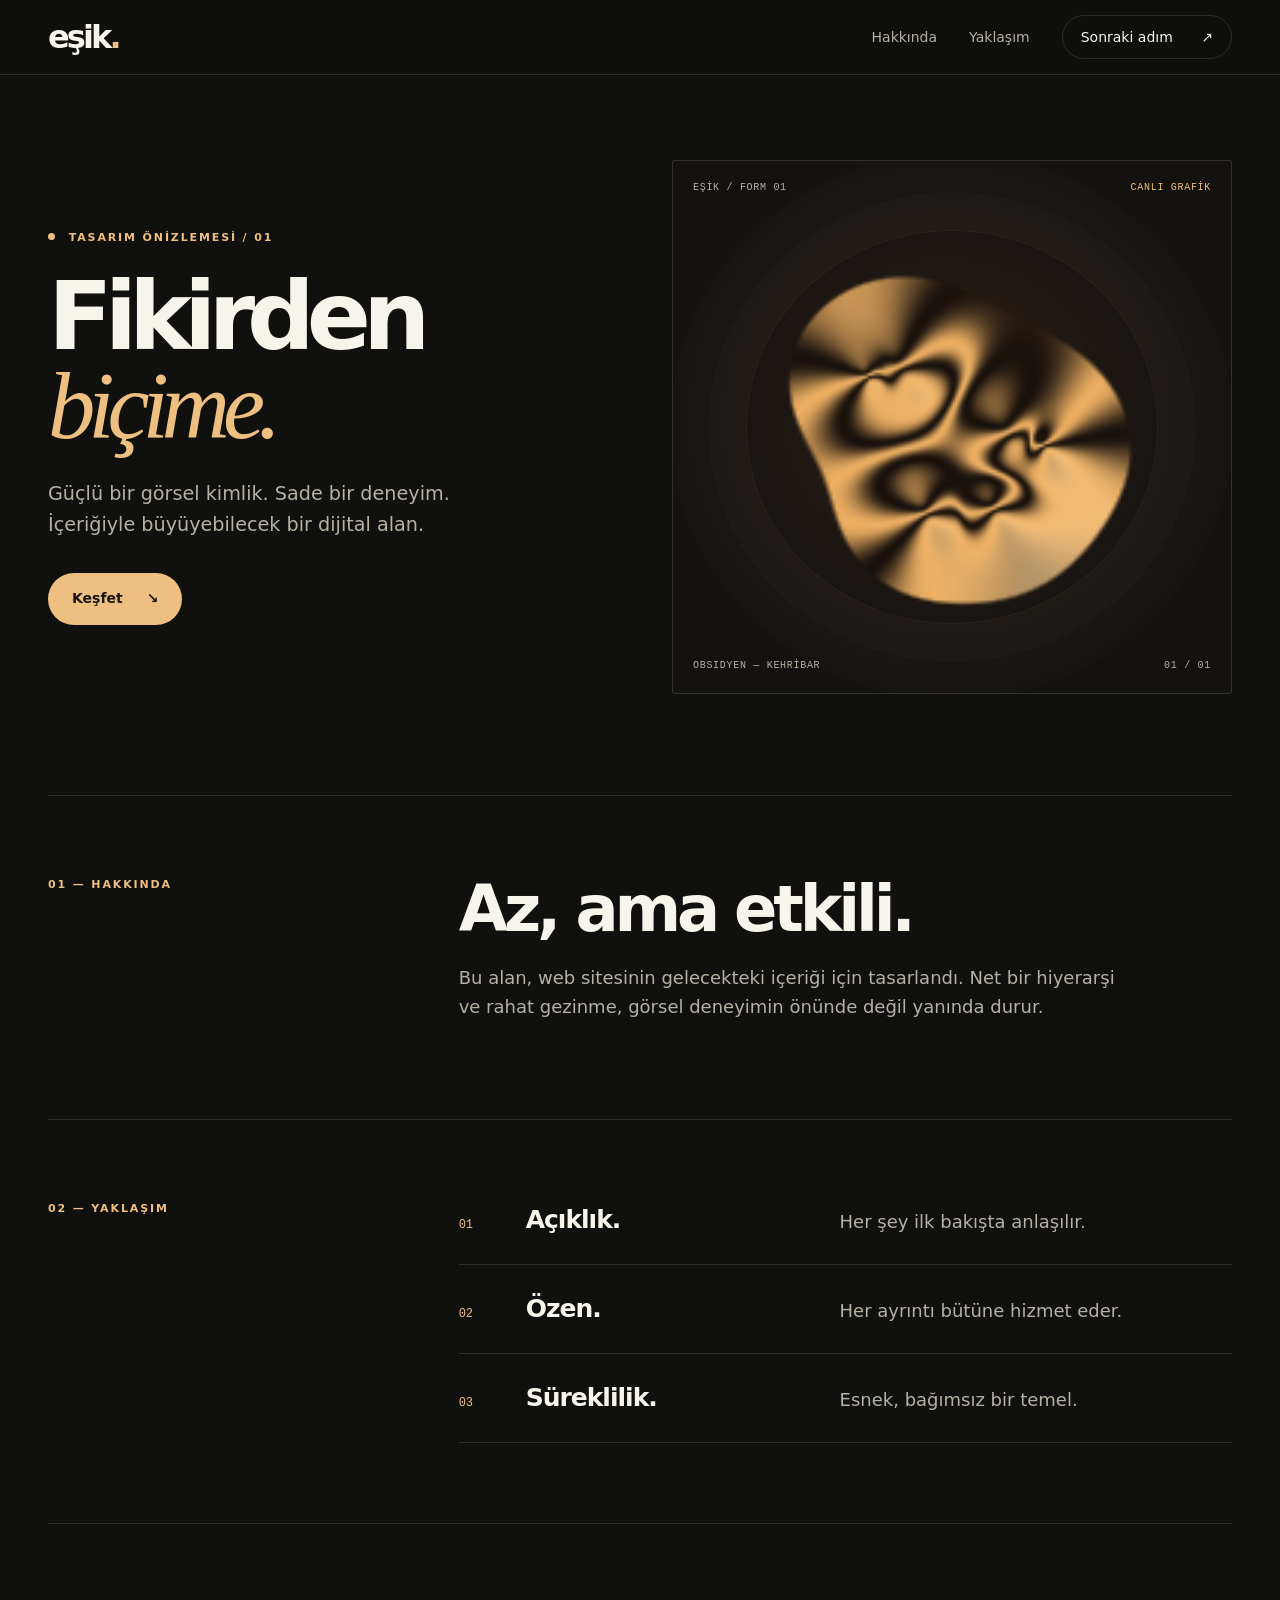
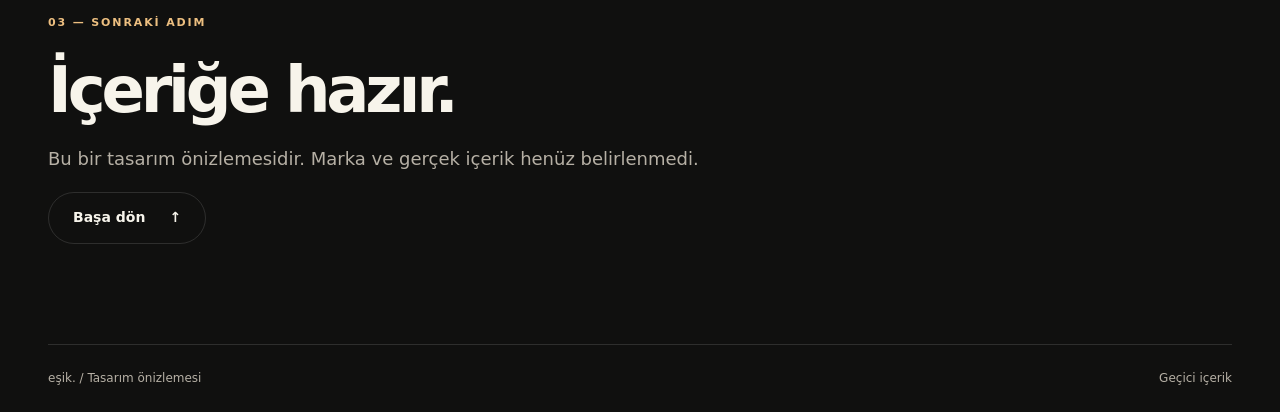
<file: index.html>
<!doctype html>
<html lang="tr"><head><meta charset="utf-8"><meta name="viewport" content="width=device-width, initial-scale=1"><meta name="color-scheme" content="dark"><meta name="robots" content="noindex"><title>EŞİK — Tasarım önizlemesi</title><link rel="stylesheet" href="style.css"><script src="app.js" defer></script></head>
<body><a class="skip" href="#main">İçeriğe geç</a><header><div class="nav"><a class="logo" href="#ust" aria-label="Eşik ana sayfa">eşik<span>.</span></a><button id="menu" aria-expanded="false" aria-controls="links" type="button">Menü <span aria-hidden="true">+</span></button><nav id="links" aria-label="Ana menü"><a href="#hakkinda">Hakkında</a><a href="#yaklasim">Yaklaşım</a><a href="#son" class="nav-cta">Sonraki adım <span aria-hidden="true">↗</span></a></nav></div></header>
<main id="main"><section class="hero wrap" id="ust"><div class="intro"><p class="eyebrow"><span></span> TASARIM ÖNİZLEMESİ / 01</p><h1>Fikirden<br> <em>biçime.</em></h1><p class="lead">Güçlü bir görsel kimlik. Sade bir deneyim. İçeriğiyle büyüyebilecek bir dijital alan.</p><a href="#hakkinda" class="primary">Keşfet <span aria-hidden="true">↘</span></a></div><div class="art"><div class="art-label">EŞİK / FORM 01 <span>CANLI GRAFİK</span></div><canvas id="sculpture" aria-hidden="true" width="160" height="160"></canvas><div class="art-foot"><span>OBSIDYEN — KEHRİBAR</span><span>01 / 01</span></div></div></section>
<section id="hakkinda" class="section wrap"><p class="eyebrow">01 — HAKKINDA</p><div><h2>Az, ama etkili.</h2><p>Bu alan, web sitesinin gelecekteki içeriği için tasarlandı. Net bir hiyerarşi ve rahat gezinme, görsel deneyimin önünde değil yanında durur.</p></div></section>
<section id="yaklasim" class="section wrap"><p class="eyebrow">02 — YAKLAŞIM</p><div class="principles"><article><span>01</span><h3>Açıklık.</h3><p>Her şey ilk bakışta anlaşılır.</p></article><article><span>02</span><h3>Özen.</h3><p>Her ayrıntı bütüne hizmet eder.</p></article><article><span>03</span><h3>Süreklilik.</h3><p>Esnek, bağımsız bir temel.</p></article></div></section>
<section id="son" class="closing wrap"><p class="eyebrow">03 — SONRAKİ ADIM</p><h2>İçeriğe hazır.</h2><p>Bu bir tasarım önizlemesidir. Marka ve gerçek içerik henüz belirlenmedi.</p><a href="#ust" class="primary secondary">Başa dön <span aria-hidden="true">↑</span></a></section></main><footer class="wrap"><span>eşik. / Tasarım önizlemesi</span><span>Geçici içerik</span></footer></body></html>
</file>
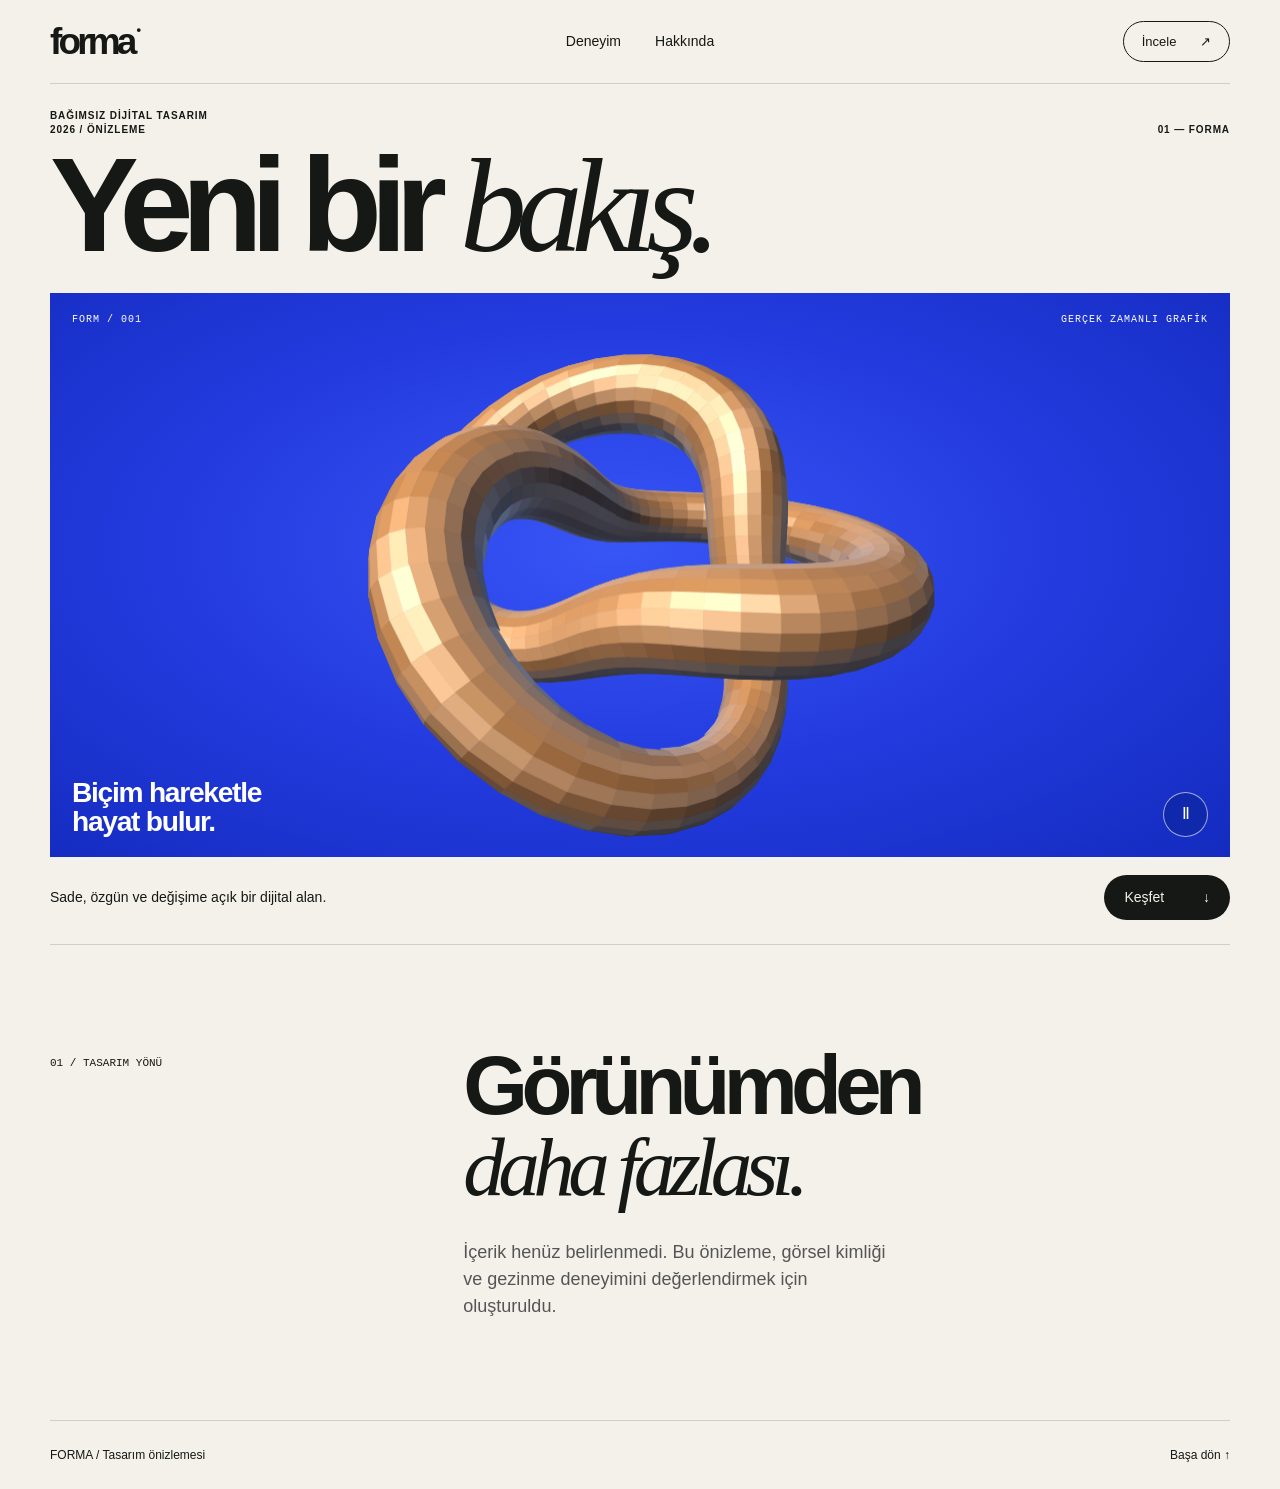
<file: forma/index.html>
<!doctype html><html lang="tr"><head><meta charset="utf-8"><meta name="viewport" content="width=device-width,initial-scale=1"><meta name="robots" content="noindex"><meta name="theme-color" content="#f3f1e9"><title>FORMA — Yeni tasarım</title><link rel="stylesheet" href="forma.css"><script src="forma.js" defer></script></head><body>
<a class="skip" href="#main">İçeriğe geç</a><header class="wrap"><a class="brand" href="#baslangic" aria-label="Forma ana sayfa">forma<span>•</span></a><nav id="navigation" aria-label="Ana menü"><a href="#deneyim">Deneyim</a><a href="#hakkinda">Hakkında</a></nav><a class="head-action" href="#hakkinda">İncele <span aria-hidden="true">↗</span></a></header>
<main id="main"><section id="baslangic" class="wrap hero"><div class="mast"><p>BAĞIMSIZ DİJİTAL TASARIM<br>2026 / ÖNİZLEME</p><h1>Yeni bir <em>bakış.</em></h1><p class="edition">01 — FORMA</p></div>
<div class="stage" id="deneyim"><canvas id="form" aria-hidden="true"></canvas><div class="stage-meta"><span>FORM / 001</span><span>GERÇEK ZAMANLI GRAFİK</span></div><div class="stage-bottom"><p>Biçim hareketle<br>hayat bulur.</p><button id="motion" type="button" aria-pressed="false" aria-label="Animasyonu durdur">Ⅱ</button></div></div>
<div class="below"><p>Sade, özgün ve değişime açık bir dijital alan.</p><a href="#hakkinda" class="explore">Keşfet <span aria-hidden="true">↓</span></a></div></section>
<section id="hakkinda" class="wrap editorial"><p class="small">01 / TASARIM YÖNÜ</p><h2>Görünümden<br><em>daha fazlası.</em></h2><p>İçerik henüz belirlenmedi. Bu önizleme, görsel kimliği ve gezinme deneyimini değerlendirmek için oluşturuldu.</p></section></main><footer class="wrap"><span>FORMA / Tasarım önizlemesi</span><a href="#baslangic">Başa dön ↑</a></footer></body></html>
</file>
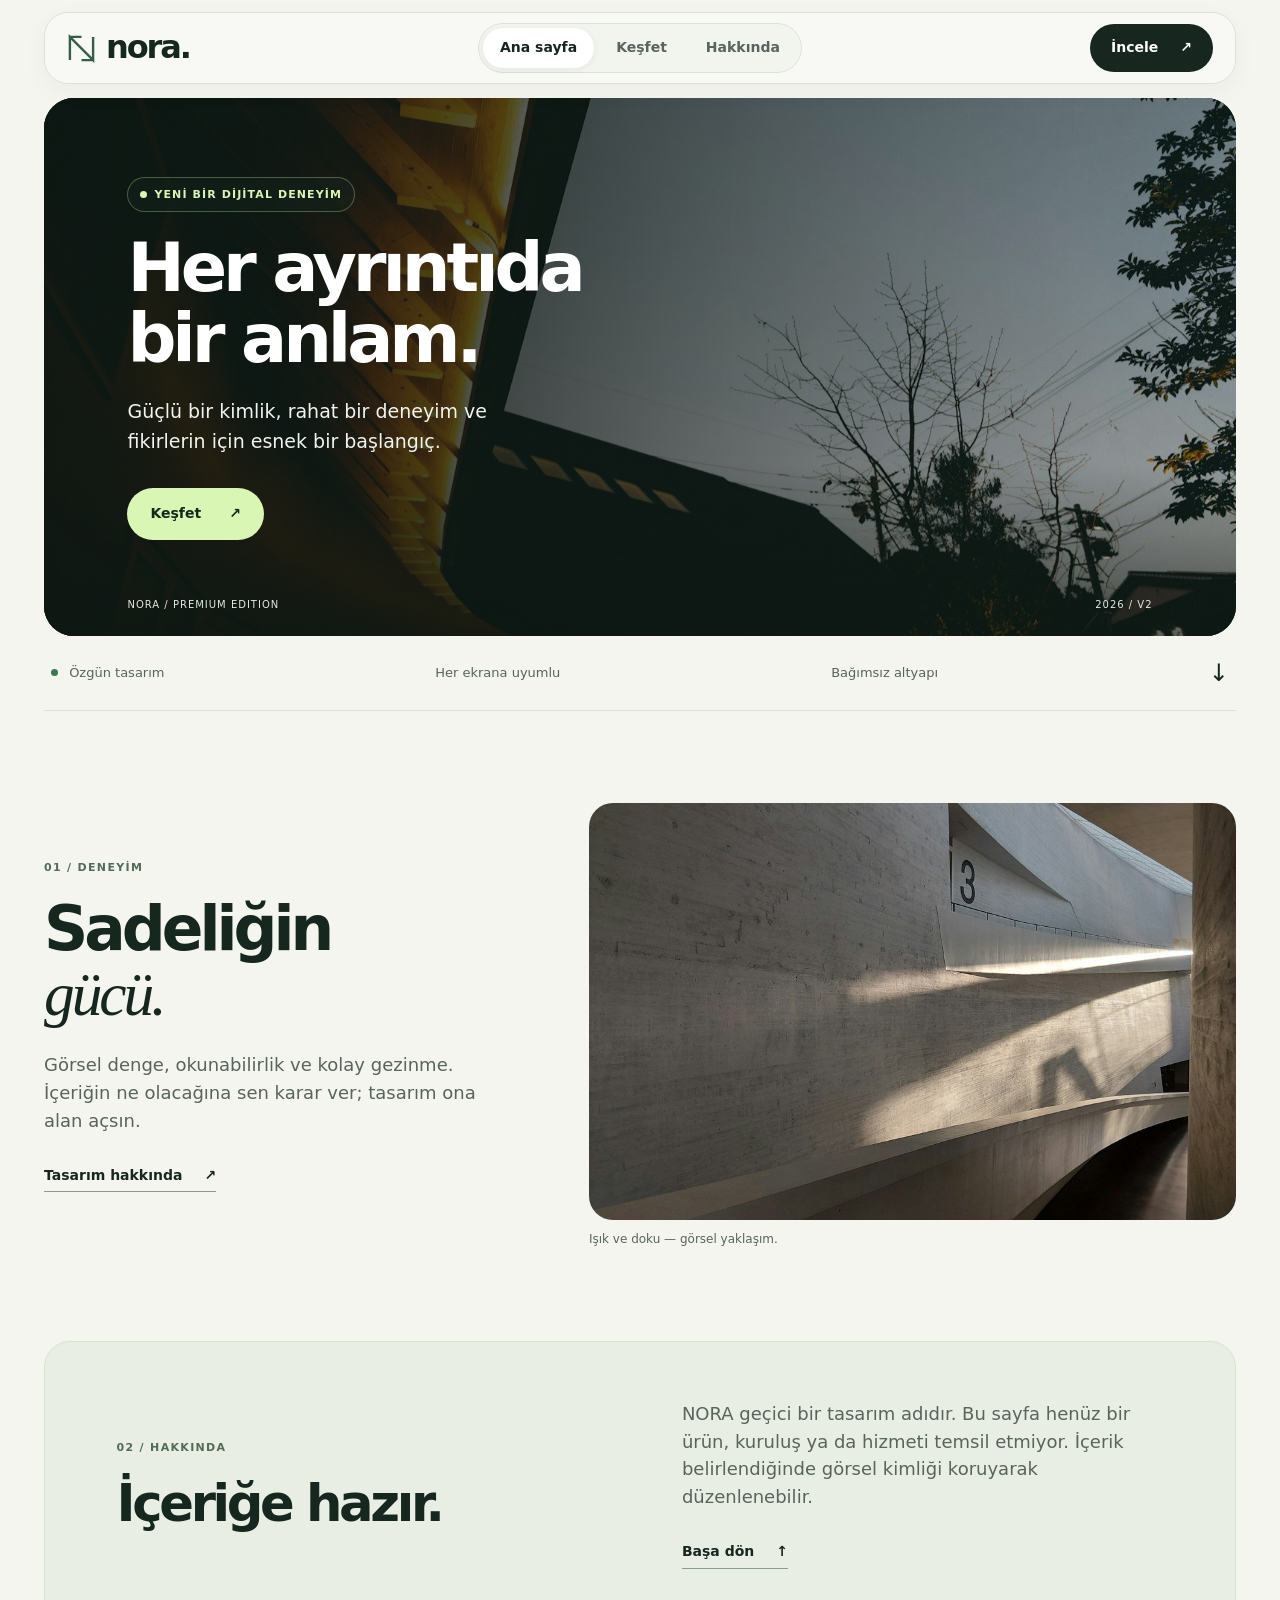
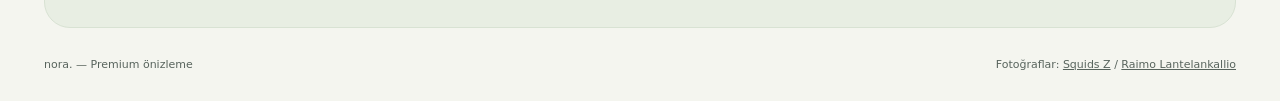
<file: nora-v2/index.html>
<!doctype html>
<html lang="tr"><head><meta charset="utf-8"><meta name="viewport" content="width=device-width,initial-scale=1"><meta name="robots" content="noindex"><meta name="theme-color" content="#f7f6f0"><title>NORA — Premium Edition</title><link rel="icon" href="data:image/svg+xml,%3Csvg xmlns=%27http://www.w3.org/2000/svg%27 viewBox=%270 0 32 32%27%3E%3Crect width=%2732%27 height=%2732%27 rx=%277%27 fill=%27%23182720%27/%3E%3Cpath d=%27M8 24V8l16 16V8%27 fill=%27none%27 stroke=%27%23d8f3a2%27 stroke-width=%272.5%27/%3E%3C/svg%3E"><link rel="stylesheet" href="nora.css"><script src="nora.js" defer></script></head>
<body><a class="skip" href="#main">İçeriğe geç</a><header class="header"><div class="nav wrap"><a class="brand" href="#main" aria-label="Nora ana sayfa"><svg width="29" height="29" viewBox="0 0 30 30" aria-hidden="true"><path d="M3 27V3l24 24V3M3 3h12M15 27h12" stroke="currentColor" stroke-width="2.5" fill="none"/></svg> nora.</a><button id="menu" type="button" aria-controls="navigation" aria-expanded="false">Menü <span aria-hidden="true">+</span></button><nav id="navigation" aria-label="Ana menü"><a href="#main" aria-current="location">Ana sayfa</a><a href="#kesfet">Keşfet</a><a href="#hakkinda">Hakkında</a></nav><a class="header-action" href="#kesfet">İncele <span aria-hidden="true">↗</span></a></div></header>
<main id="main" class="wrap"><section class="hero" aria-labelledby="headline"><img src="../nora/hero.jpg" alt="" width="1600" height="1067" fetchpriority="high"><div class="shade"></div><div class="hero-copy"><p class="tag"><span></span> YENİ BİR DİJİTAL DENEYİM</p><h1 id="headline">Her ayrıntıda<br>bir anlam.</h1><p>Güçlü bir kimlik, rahat bir deneyim ve fikirlerin için esnek bir başlangıç.</p><a class="cta" href="#kesfet">Keşfet <span aria-hidden="true">↗</span></a></div><div class="hero-bottom"><span>NORA / PREMIUM EDITION</span><span>2026 / V2</span></div></section>
<div class="strip"><span><i></i> Özgün tasarım</span><span>Her ekrana uyumlu</span><span>Bağımsız altyapı</span><a href="#kesfet" aria-label="Bir sonraki bölüme git">↓</a></div>
<section id="kesfet" class="editorial"><div class="copy"><p class="overline">01 / DENEYİM</p><h2>Sadeliğin<br><em>gücü.</em></h2><p>Görsel denge, okunabilirlik ve kolay gezinme. İçeriğin ne olacağına sen karar ver; tasarım ona alan açsın.</p><a class="textlink" href="#hakkinda">Tasarım hakkında <span aria-hidden="true">↗</span></a></div><figure><img src="../nora/detail.jpg" alt="Gün ışığı alan modern beton mimari" width="1000" height="750" loading="lazy"><figcaption>Işık ve doku — görsel yaklaşım.</figcaption></figure></section>
<section id="hakkinda" class="about"><div><p class="overline">02 / HAKKINDA</p><h2>İçeriğe hazır.</h2></div><div><p>NORA geçici bir tasarım adıdır. Bu sayfa henüz bir ürün, kuruluş ya da hizmeti temsil etmiyor. İçerik belirlendiğinde görsel kimliği koruyarak düzenlenebilir.</p><a href="#main" class="textlink">Başa dön <span aria-hidden="true">↑</span></a></div></section>
</main><footer class="wrap"><span>nora. — Premium önizleme</span><span>Fotoğraflar: <a href="https://unsplash.com/photos/FmemkJ1k0JE">Squids Z</a> / <a href="https://unsplash.com/photos/W6ZYYtHCzis">Raimo Lantelankallio</a></span></footer></body></html>
</file>
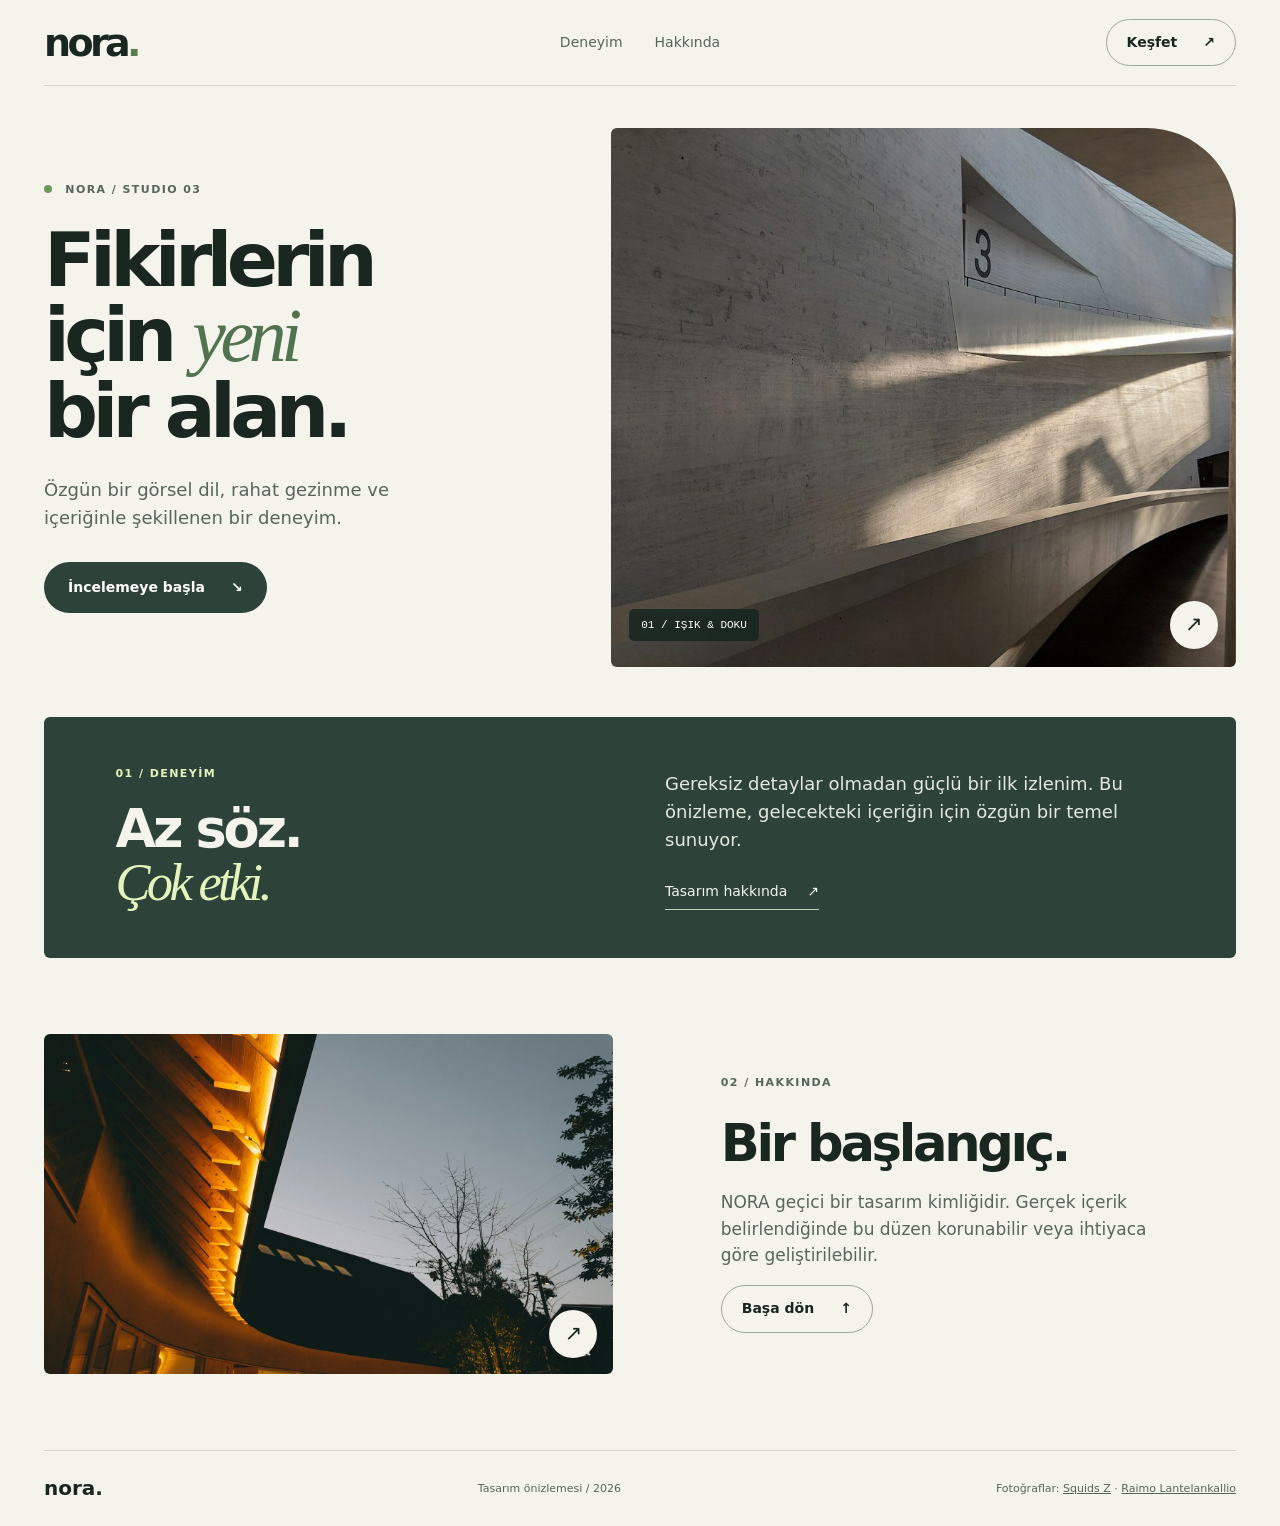
<file: nora-v3/index.html>
<!doctype html><html lang="tr"><head><meta charset="utf-8"><meta name="viewport" content="width=device-width,initial-scale=1"><meta name="robots" content="noindex"><meta name="theme-color" content="#f4f3ec"><title>NORA — Studio V3</title><link rel="icon" href="data:image/svg+xml,%3Csvg xmlns='http://www.w3.org/2000/svg' viewBox='0 0 32 32'%3E%3Crect width='32' height='32' rx='6' fill='%232d4238'/%3E%3Cpath d='M8 24V8l16 16V8' fill='none' stroke='%23e4f4bd' stroke-width='2.5'/%3E%3C/svg%3E"><link rel="stylesheet" href="studio.css"><script src="studio.js" defer></script></head><body>
<a class="skip" href="#main">İçeriğe geç</a><header class="shell"><a href="#main" class="brand" aria-label="Nora ana sayfa">nora<span>.</span></a><nav aria-label="Ana menü"><a href="#deneyim">Deneyim</a><a href="#hakkinda">Hakkında</a></nav><a class="outline" href="#deneyim">Keşfet <span aria-hidden="true">↗</span></a></header>
<main id="main" class="shell"><section class="hero"><div class="intro"><p class="eyebrow"><span class="dot"></span> NORA / STUDIO 03</p><h1>Fikirlerin<br> için <em>yeni</em><br> bir alan.</h1><p class="lead">Özgün bir görsel dil, rahat gezinme ve içeriğinle şekillenen bir deneyim.</p><a href="#deneyim" class="primary">İncelemeye başla <span aria-hidden="true">↘</span></a></div><figure class="hero-photo"><img src="../nora/detail.jpg" alt="Işık ve gölgenin oluşturduğu beton mimari kompozisyon" width="1000" height="750" fetchpriority="high"><figcaption><span>01 / IŞIK & DOKU</span><button type="button" data-photo="detail" aria-label="Mimari fotoğrafı büyüt">↗</button></figcaption></figure></section>
<section id="deneyim" class="manifest"><div><span class="eyebrow">01 / DENEYİM</span><h2>Az söz.<br> <em>Çok etki.</em></h2></div><div><p>Gereksiz detaylar olmadan güçlü bir ilk izlenim. Bu önizleme, gelecekteki içeriğin için özgün bir temel sunuyor.</p><a href="#hakkinda">Tasarım hakkında <span aria-hidden="true">↗</span></a></div></section>
<section class="feature"><figure><img src="../nora/hero.jpg" alt="Akşam ışığında modern mimari detay" width="1600" height="1067" loading="lazy"><button class="zoom" type="button" data-photo="hero" aria-label="Akşam fotoğrafını büyüt">↗</button></figure><div id="hakkinda"><p class="eyebrow">02 / HAKKINDA</p><h2>Bir başlangıç.</h2><p>NORA geçici bir tasarım kimliğidir. Gerçek içerik belirlendiğinde bu düzen korunabilir veya ihtiyaca göre geliştirilebilir.</p><a href="#main" class="outline">Başa dön <span aria-hidden="true">↑</span></a></div></section></main>
<footer class="shell"><strong>nora.</strong><span>Tasarım önizlemesi / 2026</span><span>Fotoğraflar: <a href="https://unsplash.com/photos/FmemkJ1k0JE">Squids Z</a> · <a href="https://unsplash.com/photos/W6ZYYtHCzis">Raimo Lantelankallio</a></span></footer>
<dialog id="viewer" aria-label="Fotoğraf önizlemesi"><button id="close" aria-label="Fotoğrafı kapat">×</button><img id="large" alt=""><p id="caption"></p></dialog></body></html>
</file>
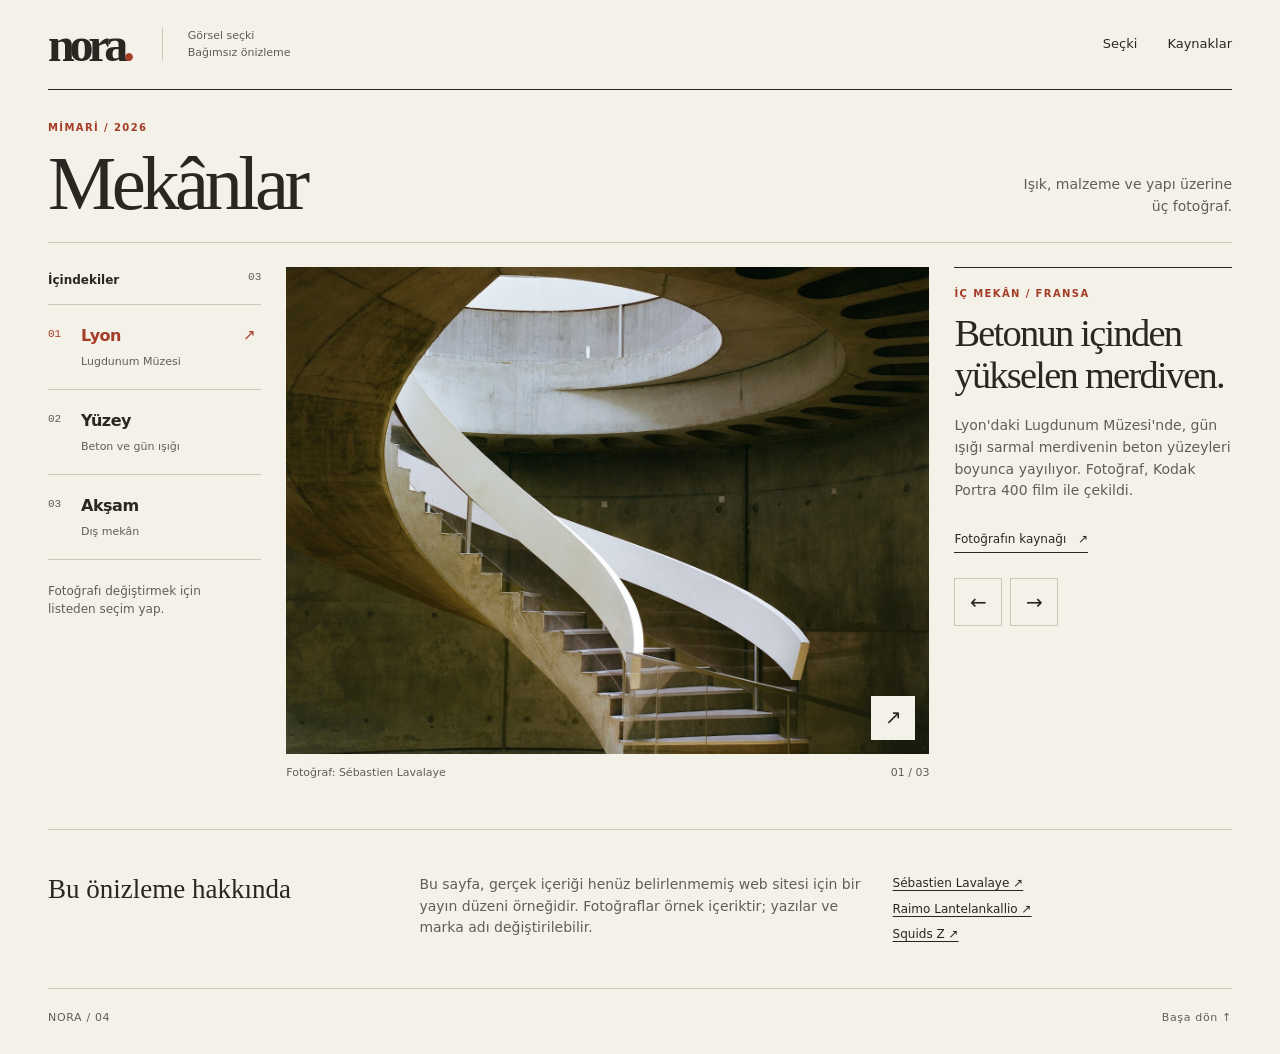
<file: nora-v4/index.html>
<!doctype html>
<html lang="tr"><head><meta charset="utf-8"><meta name="viewport" content="width=device-width,initial-scale=1"><meta name="robots" content="noindex"><meta name="theme-color" content="#f4f1e9"><title>NORA — Seçki / V4</title><link rel="icon" href="data:image/svg+xml,%3Csvg xmlns='http://www.w3.org/2000/svg' viewBox='0 0 32 32'%3E%3Crect width='32' height='32' fill='%23282722'/%3E%3Ctext x='7' y='23' font-size='22' fill='white'%3En%3C/text%3E%3C/svg%3E"><link rel="stylesheet" href="edition.css"><script src="edition.js" defer></script></head>
<body><a class="skip" href="#main">İçeriğe geç</a><header class="frame masthead"><a class="wordmark" href="#main">nora<span>.</span></a><span class="mast-note">Görsel seçki<br>Bağımsız önizleme</span><nav aria-label="Ana menü"><a href="#main">Seçki</a><a href="#kaynaklar">Kaynaklar</a></nav></header>
<main id="main" class="frame"><div class="heading"><div><p class="eyebrow">MİMARİ / 2026</p><h1>Mekânlar</h1></div><p class="intro">Işık, malzeme ve yapı üzerine<br>üç fotoğraf.</p></div>
<section class="gallery" aria-label="Fotoğraf seçkisi"><aside class="index"><h2>İçindekiler <span>03</span></h2><div class="choices" aria-label="Fotoğraf seç"><button type="button" data-item="0" aria-pressed="true"><span class="number">01</span><span><strong>Lyon</strong><small>Lugdunum Müzesi</small></span><span class="arrow">↗</span></button><button type="button" data-item="1" aria-pressed="false"><span class="number">02</span><span><strong>Yüzey</strong><small>Beton ve gün ışığı</small></span><span class="arrow">↗</span></button><button type="button" data-item="2" aria-pressed="false"><span class="number">03</span><span><strong>Akşam</strong><small>Dış mekân</small></span><span class="arrow">↗</span></button></div><p class="index-note">Fotoğrafı değiştirmek için<br>listeden seçim yap.</p></aside>
<figure class="plate"><button id="open-photo" class="image-button" type="button" aria-label="Seçili fotoğrafı büyüt"><img id="selected-image" src="lyon.jpg" width="1400" height="1400" alt="Lugdunum Müzesi'nin beton sarmal merdiveni"><span class="enlarge" aria-hidden="true">↗</span></button><figcaption><span id="photo-credit">Fotoğraf: Sébastien Lavalaye</span><span id="photo-count">01 / 03</span></figcaption></figure>
<article class="story" aria-live="polite"><div><p class="eyebrow" id="category">İÇ MEKÂN / FRANSA</p><h2 id="photo-title">Betonun içinden yükselen merdiven.</h2><p id="photo-text">Lyon'daki Lugdunum Müzesi'nde, gün ışığı sarmal merdivenin beton yüzeyleri boyunca yayılıyor. Fotoğraf, Kodak Portra 400 film ile çekildi.</p><a id="photo-source" href="https://unsplash.com/photos/a-modern-spiral-staircase-ascends-inside-a-concrete-building-gNY6RsMIsPo">Fotoğrafın kaynağı <span>↗</span></a></div><div class="controls"><button id="prev" type="button" aria-label="Önceki fotoğraf">←</button><button id="next" type="button" aria-label="Sonraki fotoğraf">→</button></div></article></section>
<section id="kaynaklar" class="sources"><h2>Bu önizleme hakkında</h2><p>Bu sayfa, gerçek içeriği henüz belirlenmemiş web sitesi için bir yayın düzeni örneğidir. Fotoğraflar örnek içeriktir; yazılar ve marka adı değiştirilebilir.</p><div><a href="https://unsplash.com/photos/gNY6RsMIsPo">Sébastien Lavalaye ↗</a><a href="https://unsplash.com/photos/W6ZYYtHCzis">Raimo Lantelankallio ↗</a><a href="https://unsplash.com/photos/FmemkJ1k0JE">Squids Z ↗</a></div></section></main>
<footer class="frame"><span>NORA / 04</span><a href="#main">Başa dön ↑</a></footer><dialog id="viewer" aria-label="Fotoğraf"><button id="close" type="button" aria-label="Kapat">×</button><img id="large" alt=""><p id="large-caption"></p></dialog></body></html>
</file>
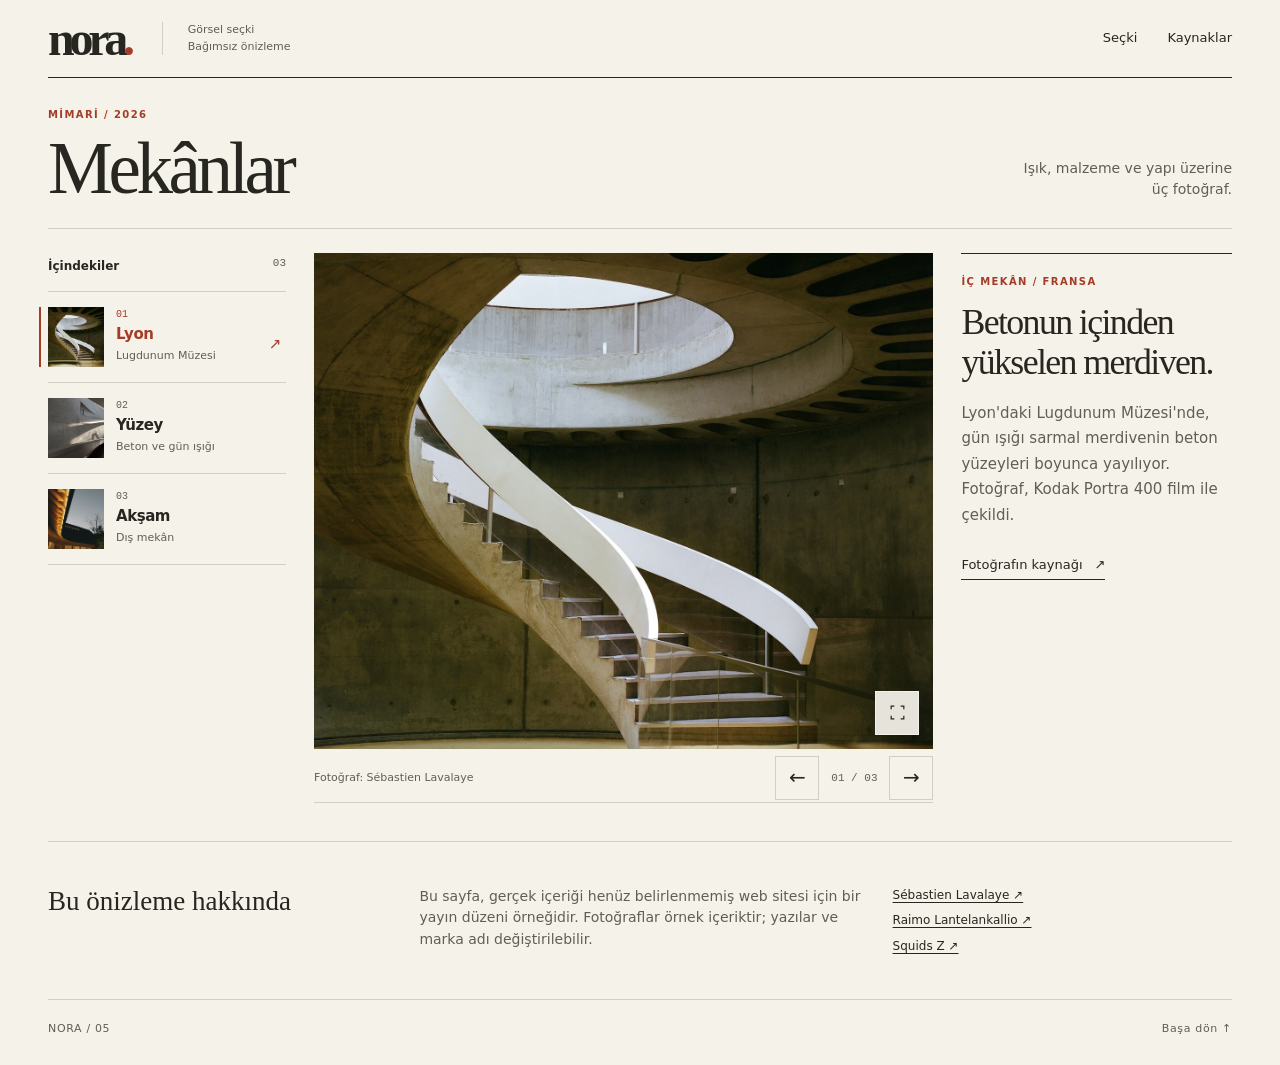
<file: nora-v5/index.html>
<!doctype html>
<html lang="tr"><head><meta charset="utf-8"><meta name="viewport" content="width=device-width,initial-scale=1"><meta name="robots" content="noindex"><meta name="theme-color" content="#f4f1e9"><title>NORA — Seçki / V5</title><link rel="icon" href="data:image/svg+xml,%3Csvg xmlns='http://www.w3.org/2000/svg' viewBox='0 0 32 32'%3E%3Crect width='32' height='32' fill='%23282722'/%3E%3Ctext x='7' y='23' font-size='22' fill='white'%3En%3C/text%3E%3C/svg%3E"><link rel="stylesheet" href="edition.css"><script src="edition.js" defer></script></head>
<body><a class="skip" href="#main">İçeriğe geç</a><header class="frame masthead"><a class="wordmark" href="#main">nora<span>.</span></a><span class="mast-note">Görsel seçki<br>Bağımsız önizleme</span><nav aria-label="Ana menü"><a href="#main">Seçki</a><a href="#kaynaklar">Kaynaklar</a></nav></header>
<main id="main" class="frame"><div class="heading"><div><p class="eyebrow">MİMARİ / 2026</p><h1>Mekânlar</h1></div><p class="intro">Işık, malzeme ve yapı üzerine<br>üç fotoğraf.</p></div>
<section class="gallery" aria-label="Fotoğraf seçkisi"><aside class="index"><h2>İçindekiler <span>03</span></h2><div class="choices" aria-label="Fotoğraf seç"><button type="button" data-item="0" aria-pressed="true"><img class="thumb" src="../nora-v4/lyon.jpg" width="62" height="62" alt=""><span class="number">01</span><span><strong>Lyon</strong><small>Lugdunum Müzesi</small></span><span class="arrow">↗</span></button><button type="button" data-item="1" aria-pressed="false"><img class="thumb" src="../nora/detail.jpg" width="62" height="62" alt=""><span class="number">02</span><span><strong>Yüzey</strong><small>Beton ve gün ışığı</small></span><span class="arrow">↗</span></button><button type="button" data-item="2" aria-pressed="false"><img class="thumb" src="../nora/hero.jpg" width="62" height="62" alt=""><span class="number">03</span><span><strong>Akşam</strong><small>Dış mekân</small></span><span class="arrow">↗</span></button></div></aside>
<figure class="plate"><button id="open-photo" class="image-button" type="button" aria-label="Seçili fotoğrafı büyüt"><img id="selected-image" src="../nora-v4/lyon.jpg" width="1400" height="1400" alt="Lugdunum Müzesi'nin beton sarmal merdiveni"><span class="enlarge" aria-hidden="true"><svg viewBox="0 0 24 24" width="19" height="19" fill="none" stroke="currentColor" stroke-width="1.5"><path d="M8 4H4v4M16 4h4v4M4 16v4h4m12-4v4h-4"/></svg></span></button><figcaption><span id="photo-credit">Fotoğraf: Sébastien Lavalaye</span><div class="plate-controls"><button id="prev" type="button" aria-label="Önceki fotoğraf">←</button><span id="photo-count" aria-live="polite">01 / 03</span><button id="next" type="button" aria-label="Sonraki fotoğraf">→</button></div></figcaption></figure>
<article class="story" aria-live="polite"><div><p class="eyebrow" id="category">İÇ MEKÂN / FRANSA</p><h2 id="photo-title">Betonun içinden yükselen merdiven.</h2><p id="photo-text">Lyon'daki Lugdunum Müzesi'nde, gün ışığı sarmal merdivenin beton yüzeyleri boyunca yayılıyor. Fotoğraf, Kodak Portra 400 film ile çekildi.</p><a id="photo-source" href="https://unsplash.com/photos/a-modern-spiral-staircase-ascends-inside-a-concrete-building-gNY6RsMIsPo">Fotoğrafın kaynağı <span>↗</span></a></div></article></section>
<section id="kaynaklar" class="sources"><h2>Bu önizleme hakkında</h2><p>Bu sayfa, gerçek içeriği henüz belirlenmemiş web sitesi için bir yayın düzeni örneğidir. Fotoğraflar örnek içeriktir; yazılar ve marka adı değiştirilebilir.</p><div><a href="https://unsplash.com/photos/gNY6RsMIsPo">Sébastien Lavalaye ↗</a><a href="https://unsplash.com/photos/W6ZYYtHCzis">Raimo Lantelankallio ↗</a><a href="https://unsplash.com/photos/FmemkJ1k0JE">Squids Z ↗</a></div></section></main>
<footer class="frame"><span>NORA / 05</span><a href="#main">Başa dön ↑</a></footer><dialog id="viewer" aria-label="Fotoğraf"><button id="close" type="button" aria-label="Kapat">×</button><img id="large" alt=""><p id="large-caption"></p></dialog></body></html>
</file>
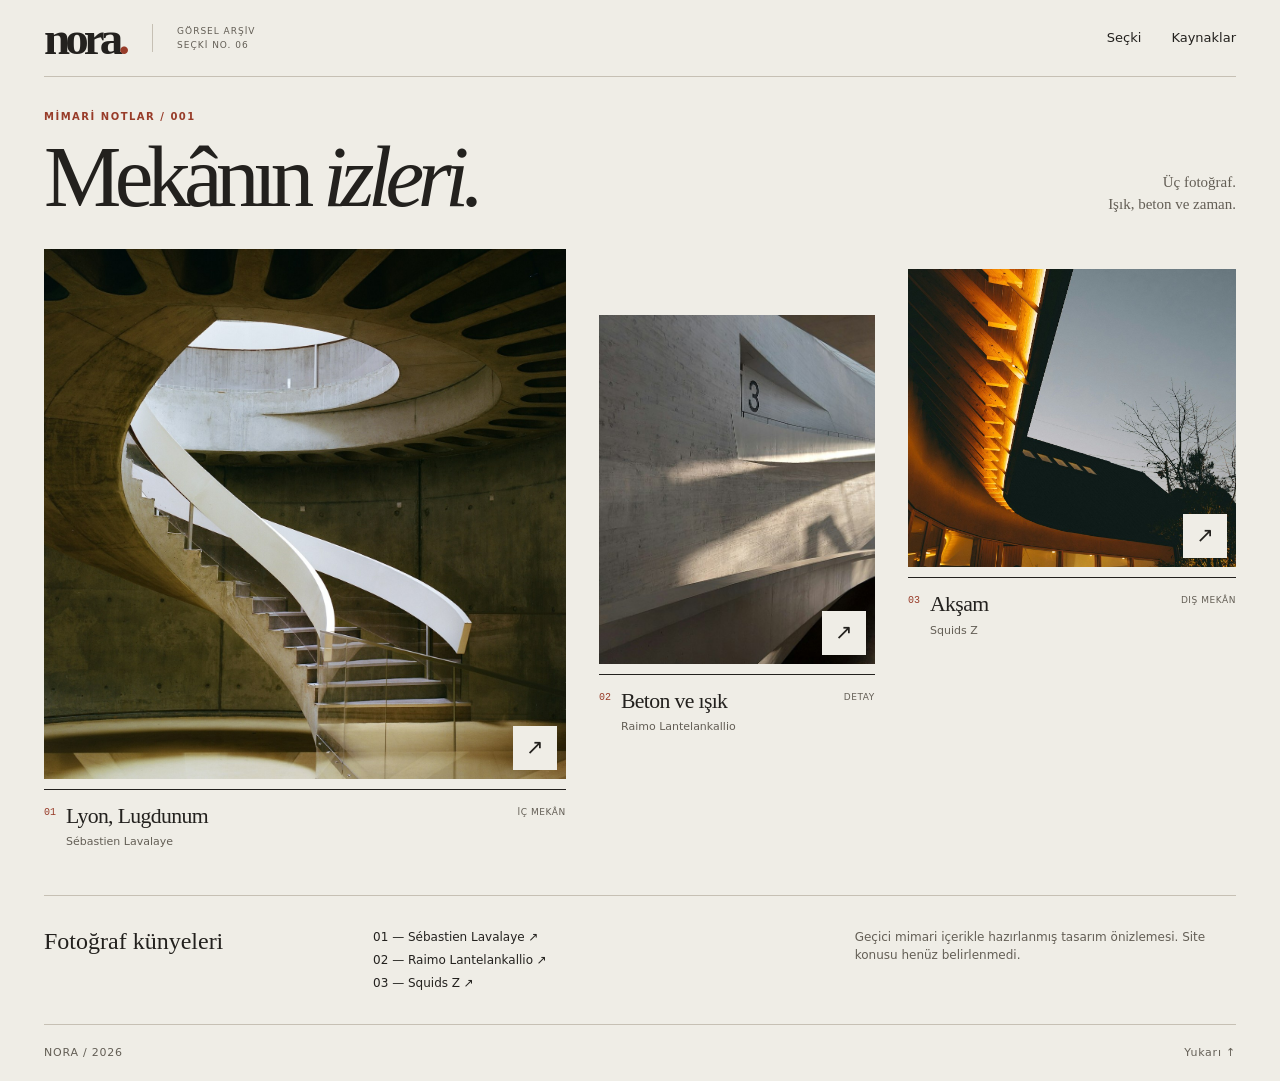
<file: nora-v6/index.html>
<!doctype html>
<html lang="tr"><head><meta charset="utf-8"><meta name="viewport" content="width=device-width,initial-scale=1"><meta name="robots" content="noindex"><meta name="theme-color" content="#efede6"><title>NORA — Görsel Arşiv / 06</title><link rel="icon" href="data:image/svg+xml,%3Csvg xmlns='http://www.w3.org/2000/svg' viewBox='0 0 32 32'%3E%3Crect width='32' height='32' fill='%2323211e'/%3E%3Ctext x='7' y='23' font-size='22' fill='white'%3En%3C/text%3E%3C/svg%3E"><link rel="stylesheet" href="atlas.css"><script src="atlas.js" defer></script></head><body>
<a class="skip" href="#main">İçeriğe geç</a>
<header class="frame"><a class="brand" href="#main">nora<span>.</span></a><span class="edition">GÖRSEL ARŞİV<br>SEÇKİ NO. 06</span><nav aria-label="Ana menü"><a href="#secki">Seçki</a><a href="#kaynak">Kaynaklar</a></nav></header>
<main id="main" class="frame"><section class="cover" aria-labelledby="title"><div class="heading"><div><p class="kicker">MİMARİ NOTLAR / 001</p><h1 id="title">Mekânın <em>izleri.</em></h1></div><p class="intro">Üç fotoğraf.<br> Işık, beton ve zaman.</p></div>
<div class="collection" id="secki" aria-label="Fotoğraf seçkisi">
<article class="entry primary"><button class="photo" type="button" data-id="0" aria-label="Lugdunum Müzesi fotoğrafını incele"><img src="../nora-v4/lyon.jpg" alt="Beton sarmal merdiven ve dairesel tavan açıklığı" width="1400" height="1400" fetchpriority="high"><span class="open" aria-hidden="true">↗</span></button><div class="label"><span class="num">01</span><div><h2>Lyon, Lugdunum</h2><p>Sébastien Lavalaye</p></div><span class="type">İÇ MEKÂN</span></div></article>
<article class="entry secondary"><button class="photo" type="button" data-id="1" aria-label="Beton ve ışık fotoğrafını incele"><img src="../nora/detail.jpg" alt="Beton duvarlar üzerinde keskin ışık ve gölgeler" width="1000" height="750"><span class="open" aria-hidden="true">↗</span></button><div class="label"><span class="num">02</span><div><h2>Beton ve ışık</h2><p>Raimo Lantelankallio</p></div><span class="type">DETAY</span></div></article>
<article class="entry tertiary"><button class="photo" type="button" data-id="2" aria-label="Akşam fotoğrafını incele"><img src="../nora/hero.jpg" alt="Akşam gökyüzünün altında sıcak ışıklı bir yapı" width="1600" height="1067"><span class="open" aria-hidden="true">↗</span></button><div class="label"><span class="num">03</span><div><h2>Akşam</h2><p>Squids Z</p></div><span class="type">DIŞ MEKÂN</span></div></article>
</div></section>
<section class="credits" id="kaynak"><h2>Fotoğraf künyeleri</h2><div><a href="https://unsplash.com/photos/gNY6RsMIsPo">01 — Sébastien Lavalaye ↗</a><a href="https://unsplash.com/photos/W6ZYYtHCzis">02 — Raimo Lantelankallio ↗</a><a href="https://unsplash.com/photos/FmemkJ1k0JE">03 — Squids Z ↗</a></div><p>Geçici mimari içerikle hazırlanmış tasarım önizlemesi. Site konusu henüz belirlenmedi.</p></section></main>
<footer class="frame"><span>NORA / 2026</span><a href="#main">Yukarı ↑</a></footer>
<dialog id="viewer" aria-labelledby="view-title"><div class="viewer-head"><span id="count" aria-live="polite">01 / 03</span><button id="close" aria-label="Görseli kapat" type="button">Kapat <span aria-hidden="true">×</span></button></div><div class="viewer-body"><img id="large" alt=""><div class="viewer-copy"><p class="kicker" id="category"></p><h2 id="view-title"></h2><p id="description"></p><p class="author" id="author"></p><a id="source" href="https://unsplash.com/">Fotoğraf kaynağı ↗</a><div class="steps"><button id="prev" type="button" aria-label="Önceki fotoğraf">←</button><button id="next" type="button" aria-label="Sonraki fotoğraf">→</button></div></div></div></dialog></body></html>
</file>
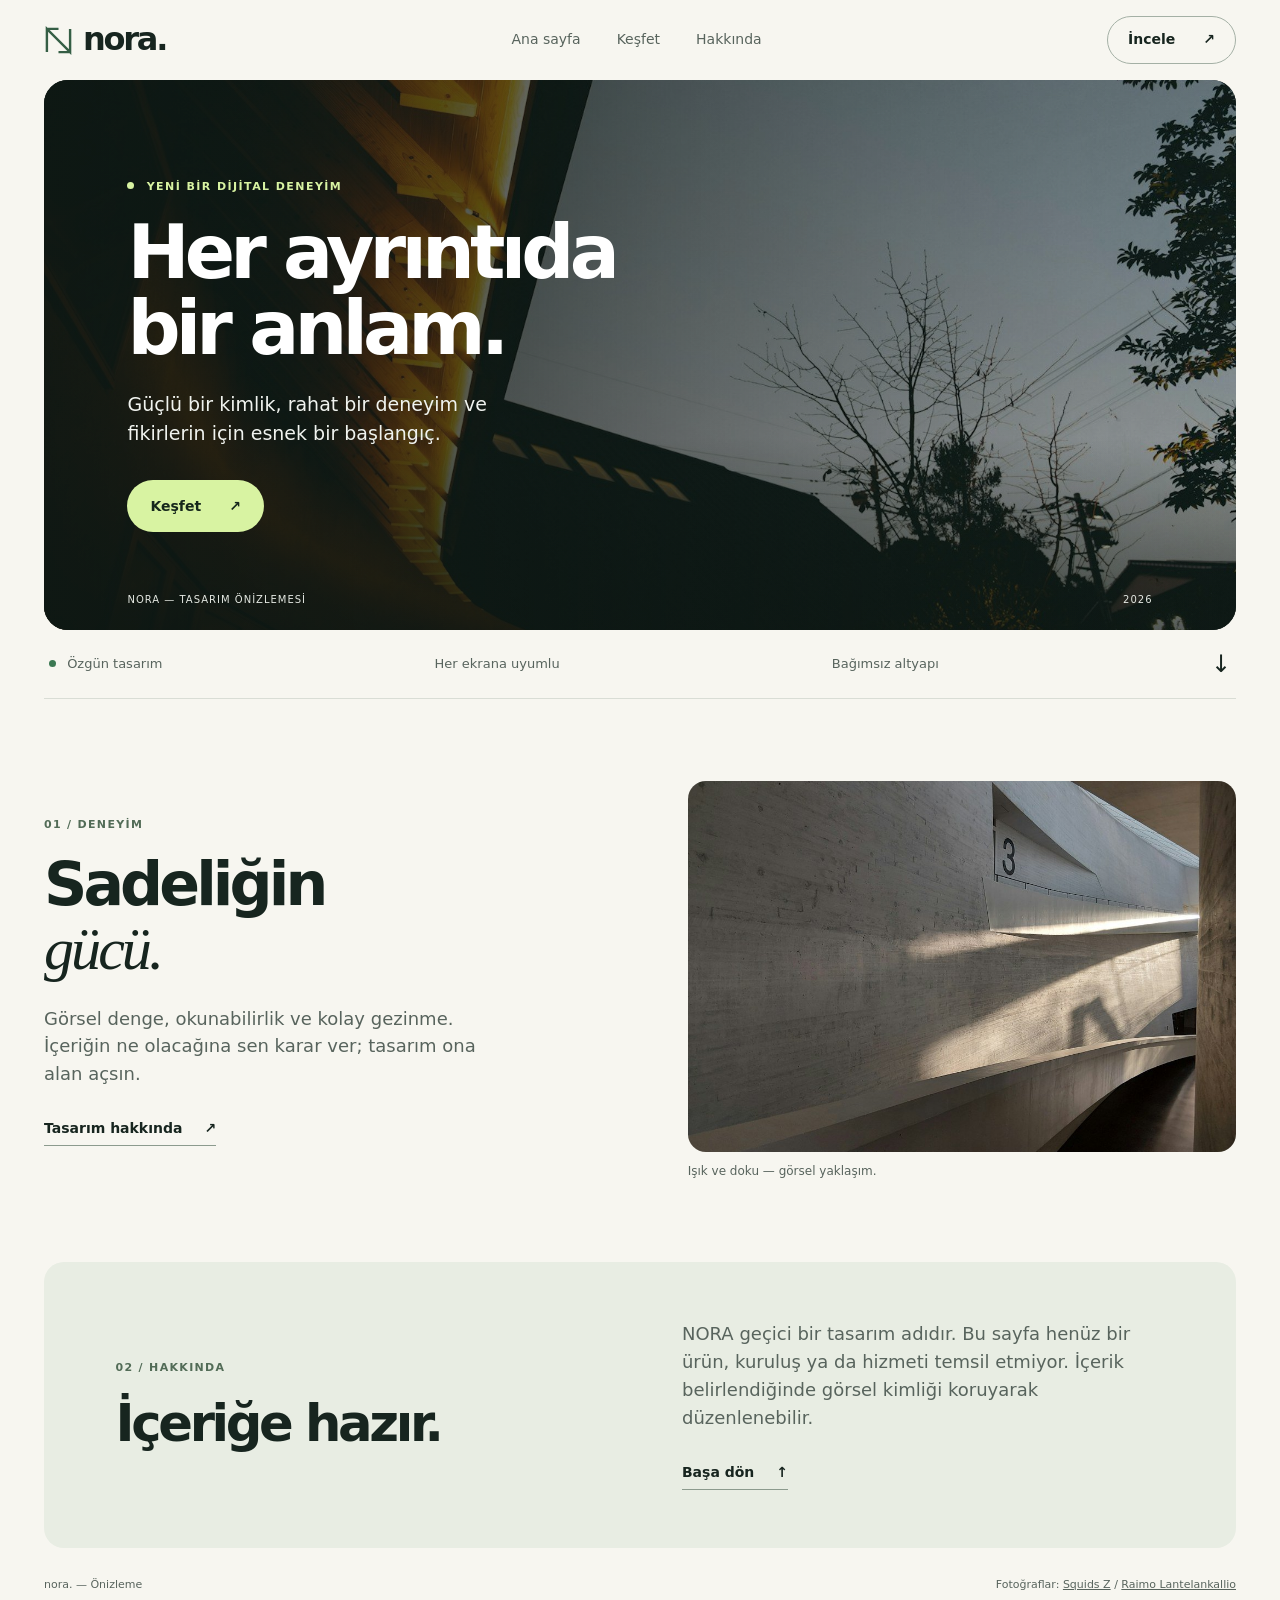
<file: nora/index.html>
<!doctype html>
<html lang="tr"><head><meta charset="utf-8"><meta name="viewport" content="width=device-width,initial-scale=1"><meta name="robots" content="noindex"><meta name="theme-color" content="#f7f6f0"><title>NORA — Tasarım önizlemesi</title><link rel="icon" href="data:image/svg+xml,%3Csvg xmlns=%27http://www.w3.org/2000/svg%27 viewBox=%270 0 32 32%27%3E%3Crect width=%2732%27 height=%2732%27 rx=%277%27 fill=%27%23182720%27/%3E%3Cpath d=%27M8 24V8l16 16V8%27 fill=%27none%27 stroke=%27%23d8f3a2%27 stroke-width=%272.5%27/%3E%3C/svg%3E"><link rel="stylesheet" href="nora.css"><script src="nora.js" defer></script></head>
<body><a class="skip" href="#main">İçeriğe geç</a><header class="header"><div class="nav wrap"><a class="brand" href="#main" aria-label="Nora ana sayfa"><svg width="29" height="29" viewBox="0 0 30 30" aria-hidden="true"><path d="M3 27V3l24 24V3M3 3h12M15 27h12" stroke="currentColor" stroke-width="2.5" fill="none"/></svg> nora.</a><button id="menu" type="button" aria-controls="navigation" aria-expanded="false">Menü <span aria-hidden="true">+</span></button><nav id="navigation" aria-label="Ana menü"><a href="#main">Ana sayfa</a><a href="#kesfet">Keşfet</a><a href="#hakkinda">Hakkında</a></nav><a class="header-action" href="#kesfet">İncele <span aria-hidden="true">↗</span></a></div></header>
<main id="main" class="wrap"><section class="hero" aria-labelledby="headline"><img src="hero.jpg" alt="" width="1600" height="1067" fetchpriority="high"><div class="shade"></div><div class="hero-copy"><p class="tag"><span></span> YENİ BİR DİJİTAL DENEYİM</p><h1 id="headline">Her ayrıntıda<br>bir anlam.</h1><p>Güçlü bir kimlik, rahat bir deneyim ve fikirlerin için esnek bir başlangıç.</p><a class="cta" href="#kesfet">Keşfet <span aria-hidden="true">↗</span></a></div><div class="hero-bottom"><span>NORA — TASARIM ÖNİZLEMESİ</span><span>2026</span></div></section>
<div class="strip"><span><i></i> Özgün tasarım</span><span>Her ekrana uyumlu</span><span>Bağımsız altyapı</span><a href="#kesfet" aria-label="Bir sonraki bölüme git">↓</a></div>
<section id="kesfet" class="editorial"><div class="copy"><p class="overline">01 / DENEYİM</p><h2>Sadeliğin<br><em>gücü.</em></h2><p>Görsel denge, okunabilirlik ve kolay gezinme. İçeriğin ne olacağına sen karar ver; tasarım ona alan açsın.</p><a class="textlink" href="#hakkinda">Tasarım hakkında <span aria-hidden="true">↗</span></a></div><figure><img src="detail.jpg" alt="Gün ışığı alan modern beton mimari" width="1000" height="750" loading="lazy"><figcaption>Işık ve doku — görsel yaklaşım.</figcaption></figure></section>
<section id="hakkinda" class="about"><div><p class="overline">02 / HAKKINDA</p><h2>İçeriğe hazır.</h2></div><div><p>NORA geçici bir tasarım adıdır. Bu sayfa henüz bir ürün, kuruluş ya da hizmeti temsil etmiyor. İçerik belirlendiğinde görsel kimliği koruyarak düzenlenebilir.</p><a href="#main" class="textlink">Başa dön <span aria-hidden="true">↑</span></a></div></section>
</main><footer class="wrap"><span>nora. — Önizleme</span><span>Fotoğraflar: <a href="https://unsplash.com/photos/FmemkJ1k0JE">Squids Z</a> / <a href="https://unsplash.com/photos/W6ZYYtHCzis">Raimo Lantelankallio</a></span></footer></body></html>
</file>
<file: style.css>
:root{color-scheme:dark;--bg:#10100f;--fg:#f7f4eb;--dim:#b6b0a5;--accent:#edbf80;--line:#ffffff20}
*{box-sizing:border-box}html{scroll-behavior:smooth;scroll-padding-top:84px}body{margin:0;background:var(--bg);color:var(--fg);font-family:system-ui,-apple-system,"Segoe UI",sans-serif;line-height:1.6}a{color:inherit;text-decoration:none}button{font:inherit}a:focus-visible,button:focus-visible{outline:2px solid var(--accent);outline-offset:5px}.skip{position:absolute;left:12px;top:-80px;padding:12px;background:var(--accent);color:var(--bg);z-index:99}.skip:focus{top:8px}
.wrap,.nav{width:min(1200px,calc(100% - 96px));margin-inline:auto}header{position:sticky;top:0;z-index:20;background:#10100fed;backdrop-filter:blur(16px);border-bottom:1px solid var(--line)}.nav{display:flex;align-items:center;justify-content:space-between;min-height:74px}.logo{font-size:32px;font-weight:750;letter-spacing:-.09em;line-height:1}.logo span{color:var(--accent)}nav{display:flex;gap:32px;align-items:center;font-size:14px;color:var(--dim)}nav a:hover{color:var(--fg)}.nav-cta{padding:10px 18px;border:1px solid var(--line);border-radius:99px;color:var(--fg)}.nav-cta span,.primary span{margin-left:24px}#menu{display:none}
.hero{min-height:min(720px,calc(100svh - 74px));display:grid;grid-template-columns:1fr 1fr;align-items:center;gap:64px;padding-block:64px 80px}.intro{min-width:0}.eyebrow{color:var(--accent);font-size:11px;font-weight:650;letter-spacing:.17em;line-height:1.6;margin:0 0 25px}.eyebrow span{display:inline-block;width:7px;height:7px;background:var(--accent);border-radius:50%;margin-right:8px;vertical-align:1px}h1,h2,h3,p{margin-top:0}h1{font-size:clamp(58px,7.4vw,110px);letter-spacing:-.085em;line-height:.94;font-weight:700;margin-bottom:28px}h1 em{font-family:Georgia,serif;font-weight:400;letter-spacing:-.075em;color:var(--accent)}.lead{font-size:clamp(17px,1.5vw,21px);max-width:440px;color:var(--dim);margin-bottom:32px}.primary{display:inline-flex;align-items:center;justify-content:space-between;min-height:52px;padding:12px 24px;background:var(--accent);color:#191511;border-radius:99px;font-weight:650;font-size:14px}.primary:hover{background:#ffe0ae}.secondary{background:transparent;border:1px solid var(--line);color:var(--fg)}.secondary:hover{background:#ffffff12}
.art{position:relative;isolation:isolate;aspect-ratio:1.05;overflow:hidden;border:1px solid var(--line);border-radius:3px;background:radial-gradient(ellipse at 49% 48%,#392515 0%,#1d1713 40%,#131211 72%)}.art::before{content:"";position:absolute;inset:13%;border:1px solid #ecc28b14;border-radius:50%;box-shadow:0 0 0 38px #edbf8005,0 0 0 76px #edbf8003;pointer-events:none}.art canvas{position:absolute;inset:7%;width:86%;height:86%;touch-action:pan-y}.art-label,.art-foot{position:absolute;z-index:2;left:20px;right:20px;display:flex;justify-content:space-between;gap:12px;font:10px/1.4 ui-monospace,monospace;letter-spacing:.07em;color:var(--dim);pointer-events:none}.art-label{top:20px}.art-foot{bottom:20px}.art-label span{color:var(--accent)}
.section{padding-block:80px;display:grid;grid-template-columns:1fr 2fr;gap:24px;border-top:1px solid var(--line)}h2{font-size:clamp(38px,5vw,68px);letter-spacing:-.065em;line-height:1.06;margin-bottom:20px}.section p:not(.eyebrow),.closing>p:not(.eyebrow){color:var(--dim);font-size:18px;max-width:660px}.principles article{display:grid;grid-template-columns:55px 1fr 1.3fr;align-items:baseline;gap:12px;border-bottom:1px solid var(--line);padding:24px 0}.principles article:first-child{padding-top:0}.principles article span{color:var(--accent);font:12px ui-monospace,monospace}.principles h3{font-size:25px;letter-spacing:-.04em;margin:0}.principles p{margin:0}.closing{border-top:1px solid var(--line);padding-block:90px 100px}footer{border-top:1px solid var(--line);padding-block:24px;display:flex;justify-content:space-between;gap:20px;font-size:12px;color:var(--dim)}
@media(max-width:740px){.wrap,.nav{width:calc(100% - 40px)}.nav{min-height:66px}#menu{display:block;color:var(--fg);background:none;border:1px solid var(--line);padding:8px 14px;border-radius:99px;font-size:14px}#links{display:none;position:absolute;top:66px;left:0;right:0;background:var(--bg);padding:15px 20px 20px;border-bottom:1px solid var(--line);flex-direction:column;align-items:stretch;gap:0}#links.open{display:flex}#links a{padding:14px 6px;border-bottom:1px solid var(--line)}#links .nav-cta{border-radius:0;border-width:0 0 1px}.hero{display:flex;flex-direction:column;align-items:stretch;min-height:auto;gap:32px;padding-block:48px}.eyebrow{margin-bottom:18px}h1{font-size:clamp(54px,13vw,82px);margin-bottom:20px}.lead{font-size:17px;margin-bottom:24px}.art-label,.art-foot{left:12px;right:12px;font-size:8px}.art-label{top:14px}.art-foot{bottom:14px}.section{display:block;padding-block:52px}.principles article{grid-template-columns:32px 1fr;gap:8px}.principles article p{grid-column:2;font-size:16px!important}.closing{padding-block:60px}footer{flex-wrap:wrap}}
@media(prefers-reduced-motion:reduce){html{scroll-behavior:auto}}
</file>
<file: forma/forma.css>
:root{--paper:#f3f1e9;--ink:#151815;--blue:#1e35dc;--line:#191b1929}*{box-sizing:border-box}html{scroll-behavior:smooth;scroll-padding-top:20px}body{margin:0;background:var(--paper);color:var(--ink);font-family:Arial,Helvetica,sans-serif;line-height:1.5}a{color:inherit;text-decoration:none}button{font:inherit}a:focus-visible,button:focus-visible{outline:3px solid #f28b39;outline-offset:5px}.skip{position:absolute;left:12px;top:-80px;background:var(--ink);color:white;padding:10px;z-index:3}.skip:focus{top:12px}.wrap{width:min(1600px,calc(100% - 100px));margin-inline:auto}header{height:84px;display:grid;grid-template-columns:1fr 1fr 1fr;align-items:center;border-bottom:1px solid var(--line)}.brand{font-size:37px;font-weight:900;letter-spacing:-.105em;line-height:1;justify-self:start}.brand span{font-size:13px;vertical-align:top;letter-spacing:0;margin-left:3px}nav{display:flex;justify-content:center;gap:34px;font-size:14px}nav a:hover{text-decoration:underline}.head-action{justify-self:end;border:1px solid var(--ink);border-radius:99px;padding:10px 18px;font-size:13px}.head-action span{margin-left:20px}.mast{display:grid;grid-template-columns:1fr auto;align-items:end;padding:25px 0 18px;gap:5px}.mast>p{font-size:10px;letter-spacing:.09em;margin:0;line-height:1.4;font-weight:bold}.mast h1{grid-row:2;grid-column:1/-1;font-size:clamp(62px,10.4vw,155px);font-weight:800;letter-spacing:-.09em;line-height:.95;margin:0 0 6px}.mast h1 em,.editorial h2 em{font-family:Georgia,serif;font-weight:400;letter-spacing:-.08em}.edition{justify-self:end}.stage{position:relative;isolation:isolate;overflow:hidden;background:radial-gradient(ellipse at 48% 45%,#3855f6 0%,#233bde 52%,#142bbf 100%);height:clamp(320px,44vw,670px);color:white}.stage canvas{position:absolute;width:100%;height:100%;inset:0;touch-action:pan-y}.stage-meta,.stage-bottom{position:absolute;left:22px;right:22px;display:flex;justify-content:space-between;align-items:center;pointer-events:none}.stage-meta{top:20px;font:10px/1.4 ui-monospace,monospace;letter-spacing:.1em}.stage-bottom{bottom:20px;align-items:end}.stage-bottom p{font-size:clamp(18px,2.2vw,34px);font-weight:650;line-height:1.05;letter-spacing:-.045em;margin:0}.stage-bottom button{pointer-events:auto;border:1px solid #ffffff9a;border-radius:50%;width:45px;height:45px;background:#1028ac;color:white;cursor:pointer}.below{display:flex;align-items:center;justify-content:space-between;border-bottom:1px solid var(--line);padding:18px 0 24px;gap:20px}.below p{margin:0;font-size:14px}.explore{background:var(--ink);color:var(--paper);border-radius:99px;padding:12px 20px;white-space:nowrap;font-size:14px}.explore span{margin-left:35px}.editorial{display:grid;grid-template-columns:1fr 2fr;align-items:start;gap:30px;padding-block:100px}.small{font:11px/1.4 ui-monospace,monospace}.editorial h2{font-size:clamp(42px,6.5vw,100px);line-height:.98;letter-spacing:-.08em;margin:0}.editorial>p:last-child{grid-column:2;margin:0;max-width:430px;font-size:18px;color:#555}footer{border-top:1px solid var(--line);display:flex;justify-content:space-between;padding-block:25px;font-size:12px;gap:10px}
@media(max-width:700px){.wrap{width:calc(100% - 32px)}header{height:65px;grid-template-columns:auto 1fr auto;gap:14px}.brand{font-size:30px}.brand span{font-size:9px}nav{gap:12px;justify-content:end;font-size:12px}.head-action{padding:7px 10px;font-size:12px}.head-action span{margin-left:4px}.mast{padding-top:24px}.mast h1{font-size:clamp(54px,13vw,90px);max-width:100%;margin-top:12px}.mast>p{font-size:9px}.stage{height:clamp(340px,105vw,520px)}.stage-meta,.stage-bottom{left:12px;right:12px}.stage-meta{top:12px;font-size:8px;letter-spacing:0}.stage-bottom{bottom:14px}.stage-bottom p{font-size:19px}.below{gap:12px}.below p{font-size:12px}.explore{padding:10px 13px;font-size:12px}.explore span{margin-left:10px}.editorial{display:block;padding-block:55px}.editorial h2{margin:20px 0}.editorial>p:last-child{font-size:16px}footer{font-size:11px}}
@media(max-width:360px){header{gap:6px}nav{gap:8px}.head-action{padding:5px 8px}.brand{font-size:26px}.stage-meta{font-size:7px}}@media(prefers-reduced-motion:reduce){html{scroll-behavior:auto}}
</file>
<file: nora-v2/nora.css>
:root{--paper:#f7f6f0;--ink:#17251f;--muted:#58645d;--line:#d9ddd5;--green:#d8f3a2}*{box-sizing:border-box}html{scroll-behavior:smooth;scroll-padding-top:90px}body{margin:0;background:var(--paper);color:var(--ink);font-family:system-ui,-apple-system,"Segoe UI",sans-serif;line-height:1.55}a{color:inherit;text-decoration:none}button{font:inherit}a:focus-visible,button:focus-visible{outline:3px solid #f3ac50;outline-offset:4px}.skip{position:absolute;top:-100px;left:10px;background:var(--green);color:var(--ink);padding:10px;z-index:100}.skip:focus{top:8px}.wrap{width:min(1320px,calc(100% - 88px));margin-inline:auto}.header{position:sticky;top:0;z-index:20;background:#f7f6f0f5;backdrop-filter:blur(12px)}.nav{height:80px;display:flex;align-items:center;justify-content:space-between;gap:20px}.brand{display:flex;align-items:center;gap:10px;font-size:32px;font-weight:750;letter-spacing:-.07em}.brand svg{color:#355e45}.nav nav{display:flex;gap:36px;font-size:14px;align-items:center;color:var(--muted)}.nav nav a:hover{color:var(--ink);text-decoration:underline;text-underline-offset:5px}.header-action,.cta{display:inline-flex;align-items:center;justify-content:space-between;gap:28px;border-radius:99px;font-size:14px;font-weight:650;padding:12px 20px}.header-action{border:1px solid #a4b0a5}.header-action:hover{background:#e8ece2}#menu{display:none}
.hero{position:relative;isolation:isolate;overflow:hidden;border-radius:24px;min-height:clamp(510px,43vw,610px);display:flex;align-items:center;padding:65px 7%;color:#fff;background:#202821}.hero>img,.shade{position:absolute;inset:0;width:100%;height:100%;z-index:-1}.hero>img{object-fit:cover;object-position:center 52%}.shade{background:linear-gradient(90deg,rgba(13,23,19,.91),rgba(13,23,19,.69) 36%,rgba(13,23,19,.08) 100%),linear-gradient(0deg,rgba(13,23,19,.65),transparent 35%)}.hero-copy{max-width:650px;animation:enter .6s ease-out both}.tag{font-size:11px;font-weight:700;letter-spacing:.13em;color:var(--green);margin:0 0 20px}.tag span,.strip i{display:inline-block;width:7px;height:7px;background:currentColor;border-radius:50%;vertical-align:1px;margin-right:7px}h1,h2,p{margin-top:0}h1{font-size:clamp(50px,5.8vw,82px);line-height:1.02;letter-spacing:-.065em;font-weight:580;margin-bottom:23px}.hero-copy>p:not(.tag){font-size:19px;color:#f0f3ef;max-width:440px;margin-bottom:32px}.cta{background:var(--green);color:#15271b;min-height:52px;padding-inline:23px}.cta:hover{background:#efffd0}.hero-bottom{position:absolute;bottom:23px;left:7%;right:7%;display:flex;justify-content:space-between;font-size:10px;letter-spacing:.10em;color:#e4e8e2}.strip{display:flex;align-items:center;justify-content:space-between;gap:14px;padding:22px 5px;color:#58645d;font-size:13px;border-bottom:1px solid var(--line)}.strip i{color:#3b7852}.strip>a{font-size:24px;line-height:1;color:var(--ink)}.editorial{display:grid;grid-template-columns:1fr 1fr;gap:8%;align-items:center;padding:82px 0}.overline{color:#526c57;font-size:11px;letter-spacing:.12em;font-weight:700;margin-bottom:20px}h2{font-size:clamp(38px,4.7vw,67px);line-height:1.06;letter-spacing:-.065em;font-weight:580;margin-bottom:24px}h2 em{font-family:Georgia,serif;font-weight:400;letter-spacing:-.05em}.copy>p:not(.overline),.about p:not(.overline){font-size:18px;color:var(--muted);max-width:470px;margin-bottom:28px}.textlink{display:inline-flex;gap:22px;border-bottom:1px solid #8c9b8e;padding-bottom:5px;font-size:14px;font-weight:650}.textlink:hover{border-color:var(--ink)}figure{margin:0}figure img{display:block;width:100%;height:auto;aspect-ratio:1.48;object-fit:cover;border-radius:18px}figcaption{margin-top:10px;font-size:12px;color:var(--muted)}.about{display:grid;grid-template-columns:1fr 1fr;gap:8%;background:#e8ede3;border-radius:20px;padding:58px 6%;align-items:center}.about h2{font-size:clamp(36px,4vw,58px);margin:0}footer{padding:28px 0;display:flex;justify-content:space-between;gap:20px;font-size:11px;color:var(--muted)}footer a{text-decoration:underline}
@keyframes enter{from{opacity:0;transform:translateY(10px)}to{opacity:1;transform:none}}
@media(max-width:760px){.wrap{width:calc(100% - 32px)}.nav{height:65px}.brand{font-size:28px}.brand svg{width:24px;height:24px}.header-action{display:none}#menu{display:block;border:1px solid #a4b0a5;border-radius:99px;padding:8px 14px;background:transparent;color:var(--ink);font-size:13px}#navigation{display:none;position:absolute;top:65px;left:0;right:0;background:var(--paper);padding:8px 20px 18px;border-bottom:1px solid var(--line);flex-direction:column;align-items:stretch;gap:0}#navigation.open{display:flex}#navigation a{padding:14px 0;border-bottom:1px solid var(--line)}.hero{min-height:530px;border-radius:16px;padding:42px 23px 80px;align-items:end}.hero>img{object-position:38% center}.shade{background:linear-gradient(0deg,rgba(13,23,19,.97),rgba(13,23,19,.75) 45%,rgba(13,23,19,.15) 100%)}h1{font-size:clamp(42px,11vw,60px);margin-bottom:18px}.tag{font-size:10px;margin-bottom:18px}.hero-copy>p:not(.tag){font-size:16px;margin-bottom:23px}.hero-bottom{bottom:19px;left:23px;right:23px;font-size:8px}.strip{gap:10px;padding:17px 0;font-size:10px}.strip>a{display:none}.editorial{display:flex;flex-direction:column;align-items:stretch;gap:30px;padding:45px 0}.copy>p:not(.overline),.about p:not(.overline){font-size:16px}.about{display:block;padding:27px 22px}.about h2{margin-bottom:20px}footer{display:block}footer span{display:block;margin-bottom:8px}}
@media(max-width:340px){.hero{padding-inline:17px}.hero-bottom{left:17px;right:17px}.strip{font-size:9px}.hero-copy>p:not(.tag){font-size:15px}}
@media(prefers-reduced-motion:reduce){html{scroll-behavior:auto}.hero-copy{animation:none}}
/* Original web interpretation of translucent navigation, restrained motion, editorial spacing. */
:root{--paper:#f4f5ef;--ink:#16271f;--green:#d9f6b4;--line:#dce1d8}
html{scroll-padding-top:115px}
.header{top:12px;background:transparent;backdrop-filter:none;margin:12px auto 14px;max-width:1320px;width:calc(100% - 88px);border-radius:24px}
.nav.wrap{width:100%;height:72px;padding:0 22px;border-radius:24px;background:#f9faf5f2;border:1px solid #dbe2d9;box-shadow:0 7px 26px #15271b0a;position:relative}
@supports(backdrop-filter:blur(18px)){.nav.wrap{background:rgba(249,250,245,.88);backdrop-filter:blur(18px) saturate(1.15)}}
.brand{letter-spacing:-.065em}.nav nav{gap:5px;padding:4px;border:1px solid #dce1d8;border-radius:99px;background:#e7ebe35c}
.nav nav a{padding:9px 17px;border-radius:99px;white-space:nowrap;font-weight:550;transition:background .2s,color .2s}
.nav nav a[aria-current="location"]{background:#fff;color:#17251f;box-shadow:0 2px 6px #15271b10}.nav nav a:hover{text-decoration:none;background:#fff9}
.header-action{background:#17271f;color:#fff;border:1px solid transparent;transition:background .2s,transform .2s;gap:22px}.header-action:hover{background:#355c43}
.hero{border-radius:30px;min-height:clamp(500px,42vw,610px);padding:65px 7% 82px}
.hero>img{animation:photo-in 1.5s cubic-bezier(.2,.65,.3,1) both}
.shade{background:linear-gradient(90deg,rgba(13,23,19,.92),rgba(13,23,19,.72) 38%,rgba(13,23,19,.03) 100%),linear-gradient(0deg,rgba(13,23,19,.65),transparent 32%)}
h1{font-size:clamp(48px,5.35vw,78px);letter-spacing:-.06em;line-height:1.04;font-weight:600}
.tag{display:inline-flex;align-items:center;border:1px solid #d9f6b44a;border-radius:99px;background:#17251f6e;padding:8px 12px;letter-spacing:.1em}
.tag span{flex:none}.cta,.textlink{transition:background .2s,transform .2s,color .2s}.cta:active,.header-action:active{transform:scale(.97)}.cta span,.header-action span,.textlink span{transition:transform .2s}.cta:hover span,.header-action:hover span,.textlink:hover span{transform:translate(2px,-2px)}
.strip{padding:25px 7px;font-size:13px}.strip>span{font-weight:500}.editorial{grid-template-columns:minmax(0,.82fr) minmax(0,1.18fr);gap:8%;padding:92px 0}.editorial h2{font-size:clamp(42px,4.8vw,69px)}figure img{aspect-ratio:1.55;border-radius:24px}.about{border:1px solid #d8e2d3;background:#e8eee3;border-radius:26px;padding:58px 6%}
@keyframes photo-in{from{transform:scale(1.045)}to{transform:scale(1)}}
@media(max-width:760px){html{scroll-padding-top:96px}.header{width:calc(100% - 32px);margin:8px auto 12px;top:8px;border-radius:20px}.nav.wrap{height:62px;padding:0 12px;border-radius:20px}.nav nav{border:none;background:#f7f9f3;box-shadow:0 12px 26px #17251f15}#navigation{top:68px;border:1px solid #dce1d8;border-radius:18px;padding:8px 12px}#navigation a{padding:13px 14px;border:0;border-radius:12px}#navigation a[aria-current="location"]{background:#e1eadb}.hero{min-height:520px;border-radius:22px;padding:42px 23px 78px}.shade{background:linear-gradient(0deg,rgba(13,23,19,.97),rgba(13,23,19,.77) 45%,rgba(13,23,19,.10) 100%)}h1{font-size:clamp(40px,10.5vw,58px)}.tag{font-size:9px;padding:7px 10px}.strip{padding:19px 0;font-size:10px}.editorial{padding:50px 0;gap:27px}.editorial h2{font-size:44px}figure img{border-radius:18px}.about{padding:29px 22px;border-radius:20px}}
@media(max-width:340px){.hero{padding-inline:17px}.strip{font-size:9px}}
@media(prefers-reduced-motion:reduce){html{scroll-behavior:auto}.hero>img,.hero-copy{animation:none}.nav a,.cta,.header-action,.textlink,.cta span,.header-action span,.textlink span{transition:none}}
@media(prefers-contrast:more){.nav.wrap{background:#fff;backdrop-filter:none}.nav nav a{color:#17251f}}
</file>
<file: nora-v3/studio.css>
:root{--paper:#f4f3ec;--ink:#192720;--green:#2d4238;--lime:#e4f4bd;--muted:#58655b;--line:#d0d6ca}*{box-sizing:border-box}html{scroll-behavior:smooth;scroll-padding-top:24px}body{margin:0;background:var(--paper);color:var(--ink);font-family:system-ui,-apple-system,"Segoe UI",sans-serif;line-height:1.55}a{color:inherit;text-decoration:none}button{font:inherit;cursor:pointer}a:focus-visible,button:focus-visible{outline:3px solid #b36619;outline-offset:4px}.skip{position:absolute;top:-80px;left:12px;padding:12px;background:var(--lime);z-index:9}.skip:focus{top:12px}.shell{width:min(1280px,calc(100% - 88px));margin-inline:auto}header{height:86px;display:grid;grid-template-columns:1fr 1fr 1fr;align-items:center;border-bottom:1px solid var(--line)}.brand{font-size:38px;font-weight:800;letter-spacing:-.095em;line-height:1;justify-self:start}.brand span{color:#58804f}nav{display:flex;justify-content:center;gap:32px;font-size:14px;color:var(--muted)}nav a:hover{text-decoration:underline;text-underline-offset:5px}.outline,.primary{display:inline-flex;align-items:center;justify-content:space-between;gap:26px;border-radius:99px;padding:12px 20px;font-size:14px;font-weight:650;min-height:44px}.outline{border:1px solid #9ba89a;justify-self:end}.outline:hover{background:#e5e9df}.primary{background:var(--green);color:white;padding:15px 24px;transition:background .2s}.primary:hover{background:#45614b}.primary:active{transform:scale(.98)}
.hero{display:grid;grid-template-columns:minmax(0,.9fr) minmax(0,1.1fr);gap:56px;align-items:center;padding:42px 0 50px}.intro{padding:24px 0;min-width:0}.eyebrow{font-size:11px;font-weight:700;letter-spacing:.13em;text-transform:uppercase;color:var(--muted);margin:0 0 25px}.dot{display:inline-block;background:#6e965b;width:8px;height:8px;border-radius:50%;margin-right:8px}h1,h2,p{margin-top:0}h1{font-size:clamp(52px,5.9vw,86px);font-weight:560;letter-spacing:-.075em;line-height:.99;margin-bottom:27px}h1 em,h2 em{font-family:Georgia,serif;font-weight:400;color:#52734f;letter-spacing:-.07em}.lead{font-size:18px;color:var(--muted);max-width:390px;margin-bottom:30px}.hero-photo{margin:0;position:relative;aspect-ratio:1.16;overflow:hidden;background:#d7d8ca;border-radius:6px 90px 6px 6px}.hero-photo img,.feature img{width:100%;height:100%;object-fit:cover;display:block}.hero-photo img{object-position:52% 50%;animation:reveal .85s ease both}.hero-photo figcaption{position:absolute;left:18px;right:18px;bottom:18px;display:flex;align-items:center;justify-content:space-between;color:white;font:11px ui-monospace,monospace}.hero-photo figcaption span{background:#192720e8;padding:10px 12px;border-radius:5px}.hero-photo button,.zoom{border:0;width:48px;height:48px;border-radius:50%;background:var(--paper);color:var(--ink);font-size:21px;box-shadow:0 3px 14px #0002}.hero-photo button:hover,.zoom:hover{background:var(--lime)}.manifest{background:var(--green);color:var(--paper);border-radius:6px;display:grid;grid-template-columns:1fr 1fr;align-items:end;gap:50px;padding:48px 6%}.manifest .eyebrow{color:var(--lime);display:block;margin-bottom:20px}.manifest h2{font-size:clamp(39px,4.1vw,61px);line-height:1.02;letter-spacing:-.06em;font-weight:550;margin:0}.manifest h2 em{color:var(--lime)}.manifest p{font-size:18px;max-width:460px;color:#e3e9df;margin-bottom:25px}.manifest a{border-bottom:1px solid #c1d0b5;padding-bottom:6px;display:inline-flex;gap:20px;font-size:14px}.feature{display:grid;grid-template-columns:1.05fr .95fr;align-items:center;gap:9%;padding:76px 0}.feature figure{margin:0;position:relative;height:340px;overflow:hidden;border-radius:6px}.feature .zoom{position:absolute;bottom:16px;right:16px}.feature h2{font-size:clamp(36px,4vw,55px);letter-spacing:-.065em;line-height:1.03;margin-bottom:20px}.feature p:not(.eyebrow){color:var(--muted);max-width:430px;font-size:17px}footer{border-top:1px solid var(--line);padding:22px 0;display:flex;justify-content:space-between;align-items:center;gap:14px;color:var(--muted);font-size:11px}footer strong{font-size:20px;color:var(--ink)}footer a{text-decoration:underline}
dialog{max-width:min(900px,calc(100% - 28px));width:100%;padding:12px;border:0;border-radius:12px;background:var(--paper);color:var(--ink)}dialog::backdrop{background:#101a15d9;backdrop-filter:blur(5px)}dialog img{width:100%;max-height:75vh;object-fit:contain;display:block}dialog button{position:absolute;top:18px;right:18px;width:44px;height:44px;border:0;border-radius:50%;background:white;font-size:26px}dialog p{margin:10px 5px 2px;font-size:14px}@keyframes reveal{from{opacity:.65;transform:scale(1.035)}to{opacity:1;transform:scale(1)}}
@media(max-width:760px){.shell{width:calc(100% - 36px)}header{height:68px;grid-template-columns:auto 1fr auto;gap:10px}.brand{font-size:31px}nav{gap:14px;font-size:12px}.outline{min-height:44px;font-size:12px;gap:7px;padding:9px 13px}.hero{grid-template-columns:1fr;gap:25px;padding:30px 0}.intro{padding:8px 0 0}.eyebrow{margin-bottom:18px}h1{font-size:clamp(52px,12vw,72px);margin-bottom:20px}.lead{font-size:16px;margin-bottom:24px}.hero-photo{aspect-ratio:1.1;border-radius:6px 56px 6px 6px}.hero-photo figcaption{left:12px;right:12px;bottom:12px}.manifest{grid-template-columns:1fr;gap:24px;padding:30px 23px}.manifest p{font-size:16px;margin-bottom:18px}.feature{grid-template-columns:1fr;gap:30px;padding:42px 0}.feature figure{height:230px}footer{flex-wrap:wrap;align-items:start}footer span:last-child{width:100%}}
@media(max-width:340px){.shell{width:calc(100% - 28px)}header{gap:7px}nav{gap:9px}.outline{padding:8px 10px}h1{font-size:49px}}@media(prefers-reduced-motion:reduce){html{scroll-behavior:auto}.hero-photo img{animation:none}.primary{transition:none}}
</file>
<file: nora-v4/edition.css>
:root{--paper:#f4f1e9;--ink:#282722;--muted:#625e55;--line:#cdc7b9;--accent:#a43c27}*{box-sizing:border-box}html{scroll-behavior:smooth}body{margin:0;background:var(--paper);color:var(--ink);font:15px/1.55 system-ui,-apple-system,"Segoe UI",sans-serif}a{color:inherit;text-decoration:none}button{font:inherit;cursor:pointer}button:focus-visible,a:focus-visible{outline:2px solid var(--accent);outline-offset:4px}.skip{position:absolute;top:-80px;left:12px;background:var(--ink);color:white;padding:12px;z-index:10}.skip:focus{top:12px}.frame{width:min(1480px,calc(100% - 96px));margin-inline:auto}.masthead{height:90px;border-bottom:1px solid var(--ink);display:flex;align-items:center;gap:32px}.wordmark{font:600 48px/.9 Georgia,serif;letter-spacing:-.11em}.wordmark span{color:var(--accent)}.mast-note{font-size:11px;line-height:1.5;color:var(--muted);border-left:1px solid var(--line);padding-left:25px}.masthead nav{margin-left:auto;display:flex;gap:30px;font-size:13px}.masthead nav a:hover{text-decoration:underline;text-underline-offset:5px}.heading{display:flex;align-items:end;justify-content:space-between;gap:20px;padding:39px 0 25px;border-bottom:1px solid var(--line)}.eyebrow{font-size:10px;letter-spacing:.14em;font-weight:700;color:var(--accent);margin:0 0 12px}.heading h1{font:400 clamp(48px,6vw,88px)/.94 Georgia,serif;letter-spacing:-.06em;margin:0}.intro{font-size:14px;color:var(--muted);margin:0 0 2px;text-align:right}.gallery{display:grid;grid-template-columns:minmax(190px,.63fr) minmax(0,1.9fr) minmax(220px,.82fr);gap:25px;padding:24px 0 38px;border-bottom:1px solid var(--line);align-items:start}.index h2{margin:0;padding:4px 0 15px;display:flex;justify-content:space-between;font-size:12px;font-weight:650;border-bottom:1px solid var(--line)}.index h2 span{font:11px ui-monospace,monospace;color:var(--muted)}.choices button{display:grid;grid-template-columns:25px minmax(0,1fr) 18px;gap:8px;text-align:left;align-items:start;width:100%;background:none;border:0;border-bottom:1px solid var(--line);color:var(--ink);padding:19px 0}.number{font:11px ui-monospace,monospace;color:var(--muted);padding-top:4px}.choices strong{display:block;font-size:16px;font-weight:600;letter-spacing:-.03em}.choices small{display:block;font-size:11px;color:var(--muted);margin-top:4px}.arrow{opacity:0;color:var(--accent)}.choices button[aria-pressed=true] .arrow,.choices button:hover .arrow{opacity:1}.choices button[aria-pressed=true] strong,.choices button[aria-pressed=true] .number{color:var(--accent)}.index-note{margin:22px 0 0;color:var(--muted);font-size:12px}.plate{margin:0;min-width:0}.image-button{display:block;position:relative;overflow:hidden;width:100%;padding:0;border:0;background:#d6d1c5;aspect-ratio:1.12}.image-button img{width:100%;height:100%;object-fit:cover;display:block;transition:transform .35s ease}.image-button:hover img{transform:scale(1.02)}.enlarge{position:absolute;bottom:14px;right:14px;display:grid;place-items:center;width:44px;height:44px;background:var(--paper);color:var(--ink);font-size:20px}.plate figcaption{display:flex;justify-content:space-between;gap:12px;font-size:11px;color:var(--muted);padding:10px 0}.story{border-top:1px solid var(--ink);padding-top:18px;display:flex;flex-direction:column;justify-content:space-between;gap:25px;min-height:100%;min-width:0}.story h2{font:400 clamp(27px,3vw,43px)/1.08 Georgia,serif;letter-spacing:-.045em;margin:0 0 19px}.story p:not(.eyebrow){color:var(--muted);font-size:14px;margin:0 0 25px}.story a{display:inline-flex;gap:12px;padding-bottom:4px;border-bottom:1px solid var(--ink);font-size:12px}.controls{display:flex;gap:8px;padding-bottom:27px}.controls button{width:48px;height:48px;background:transparent;border:1px solid var(--line);font-size:20px;color:var(--ink)}.controls button:hover{background:var(--ink);color:var(--paper)}.sources{display:grid;grid-template-columns:1fr 1.3fr 1fr;gap:32px;padding:44px 0;border-bottom:1px solid var(--line)}.sources h2{font:400 27px Georgia,serif;margin:0}.sources p{font-size:14px;color:var(--muted);margin:0}.sources>div{display:grid;gap:7px;font-size:12px}.sources a{text-decoration:underline;text-underline-offset:3px}footer{display:flex;justify-content:space-between;padding:20px 0 28px;font-size:11px;letter-spacing:.06em;color:var(--muted)}dialog{width:min(900px,calc(100% - 24px));max-height:94vh;border:0;padding:12px;background:var(--paper);color:var(--ink)}dialog::backdrop{background:#15140fe0}dialog img{display:block;width:100%;max-height:77vh;object-fit:contain}dialog button{position:absolute;top:18px;right:18px;width:44px;height:44px;border:0;background:var(--paper);font-size:26px}dialog p{font-size:12px;margin:10px 0 0}
@media(max-width:1100px){.frame{width:calc(100% - 56px)}.gallery{grid-template-columns:minmax(160px,.65fr) minmax(0,1.6fr) minmax(190px,.85fr);gap:20px}.story h2{font-size:30px}}
@media(max-width:800px){.frame{width:calc(100% - 32px)}.masthead{height:70px;gap:17px}.wordmark{font-size:40px}.mast-note{display:none}.masthead nav{gap:18px;font-size:13px}.heading{padding:27px 0 18px;align-items:end}.heading h1{font-size:52px}.intro{font-size:11px}.gallery{grid-template-columns:minmax(0,1fr);gap:16px;padding:17px 0 24px}.plate{grid-row:1}.image-button{aspect-ratio:1.12}.story{grid-row:2;min-height:0;padding-top:14px;gap:12px}.story h2{font-size:33px;max-width:400px}.story p:not(.eyebrow){margin-bottom:15px}.controls{padding:0}.index{grid-row:3;padding-top:14px}.index-note{display:none}.choices button{padding:14px 0}.sources{grid-template-columns:1fr;gap:14px;padding:28px 0}.sources h2{font-size:25px}.heading .eyebrow{font-size:9px}}
@media(max-width:350px){.heading h1{font-size:43px}.intro{font-size:10px}.masthead nav{gap:12px}}@media(prefers-reduced-motion:reduce){html{scroll-behavior:auto}.image-button img{transition:none}}
@media(min-width:801px){.image-button{aspect-ratio:1.32;max-height:calc(100svh - 355px);min-height:320px}.story{justify-content:flex-start;gap:25px}.controls{padding-bottom:0}.heading{padding-top:30px;padding-bottom:22px}}@media(max-width:800px){.story{gap:8px}.controls{order:-1;justify-content:flex-end;margin-top:-6px}.controls button{width:44px;height:44px}}
</file>
<file: nora-v5/edition.css>
:root{--paper:#f4f1e9;--ink:#282722;--muted:#625e55;--line:#cdc7b9;--accent:#a43c27}*{box-sizing:border-box}html{scroll-behavior:smooth}body{margin:0;background:var(--paper);color:var(--ink);font:15px/1.55 system-ui,-apple-system,"Segoe UI",sans-serif}a{color:inherit;text-decoration:none}button{font:inherit;cursor:pointer}button:focus-visible,a:focus-visible{outline:2px solid var(--accent);outline-offset:4px}.skip{position:absolute;top:-80px;left:12px;background:var(--ink);color:white;padding:12px;z-index:10}.skip:focus{top:12px}.frame{width:min(1480px,calc(100% - 96px));margin-inline:auto}.masthead{height:90px;border-bottom:1px solid var(--ink);display:flex;align-items:center;gap:32px}.wordmark{font:600 48px/.9 Georgia,serif;letter-spacing:-.11em}.wordmark span{color:var(--accent)}.mast-note{font-size:11px;line-height:1.5;color:var(--muted);border-left:1px solid var(--line);padding-left:25px}.masthead nav{margin-left:auto;display:flex;gap:30px;font-size:13px}.masthead nav a:hover{text-decoration:underline;text-underline-offset:5px}.heading{display:flex;align-items:end;justify-content:space-between;gap:20px;padding:39px 0 25px;border-bottom:1px solid var(--line)}.eyebrow{font-size:10px;letter-spacing:.14em;font-weight:700;color:var(--accent);margin:0 0 12px}.heading h1{font:400 clamp(48px,6vw,88px)/.94 Georgia,serif;letter-spacing:-.06em;margin:0}.intro{font-size:14px;color:var(--muted);margin:0 0 2px;text-align:right}.gallery{display:grid;grid-template-columns:minmax(190px,.63fr) minmax(0,1.9fr) minmax(220px,.82fr);gap:25px;padding:24px 0 38px;border-bottom:1px solid var(--line);align-items:start}.index h2{margin:0;padding:4px 0 15px;display:flex;justify-content:space-between;font-size:12px;font-weight:650;border-bottom:1px solid var(--line)}.index h2 span{font:11px ui-monospace,monospace;color:var(--muted)}.choices button{display:grid;grid-template-columns:25px minmax(0,1fr) 18px;gap:8px;text-align:left;align-items:start;width:100%;background:none;border:0;border-bottom:1px solid var(--line);color:var(--ink);padding:19px 0}.number{font:11px ui-monospace,monospace;color:var(--muted);padding-top:4px}.choices strong{display:block;font-size:16px;font-weight:600;letter-spacing:-.03em}.choices small{display:block;font-size:11px;color:var(--muted);margin-top:4px}.arrow{opacity:0;color:var(--accent)}.choices button[aria-pressed=true] .arrow,.choices button:hover .arrow{opacity:1}.choices button[aria-pressed=true] strong,.choices button[aria-pressed=true] .number{color:var(--accent)}.index-note{margin:22px 0 0;color:var(--muted);font-size:12px}.plate{margin:0;min-width:0}.image-button{display:block;position:relative;overflow:hidden;width:100%;padding:0;border:0;background:#d6d1c5;aspect-ratio:1.12}.image-button img{width:100%;height:100%;object-fit:cover;display:block;transition:transform .35s ease}.image-button:hover img{transform:scale(1.02)}.enlarge{position:absolute;bottom:14px;right:14px;display:grid;place-items:center;width:44px;height:44px;background:var(--paper);color:var(--ink);font-size:20px}.plate figcaption{display:flex;justify-content:space-between;gap:12px;font-size:11px;color:var(--muted);padding:10px 0}.story{border-top:1px solid var(--ink);padding-top:18px;display:flex;flex-direction:column;justify-content:space-between;gap:25px;min-height:100%;min-width:0}.story h2{font:400 clamp(27px,3vw,43px)/1.08 Georgia,serif;letter-spacing:-.045em;margin:0 0 19px}.story p:not(.eyebrow){color:var(--muted);font-size:14px;margin:0 0 25px}.story a{display:inline-flex;gap:12px;padding-bottom:4px;border-bottom:1px solid var(--ink);font-size:12px}.controls{display:flex;gap:8px;padding-bottom:27px}.controls button{width:48px;height:48px;background:transparent;border:1px solid var(--line);font-size:20px;color:var(--ink)}.controls button:hover{background:var(--ink);color:var(--paper)}.sources{display:grid;grid-template-columns:1fr 1.3fr 1fr;gap:32px;padding:44px 0;border-bottom:1px solid var(--line)}.sources h2{font:400 27px Georgia,serif;margin:0}.sources p{font-size:14px;color:var(--muted);margin:0}.sources>div{display:grid;gap:7px;font-size:12px}.sources a{text-decoration:underline;text-underline-offset:3px}footer{display:flex;justify-content:space-between;padding:20px 0 28px;font-size:11px;letter-spacing:.06em;color:var(--muted)}dialog{width:min(900px,calc(100% - 24px));max-height:94vh;border:0;padding:12px;background:var(--paper);color:var(--ink)}dialog::backdrop{background:#15140fe0}dialog img{display:block;width:100%;max-height:77vh;object-fit:contain}dialog button{position:absolute;top:18px;right:18px;width:44px;height:44px;border:0;background:var(--paper);font-size:26px}dialog p{font-size:12px;margin:10px 0 0}
@media(max-width:1100px){.frame{width:calc(100% - 56px)}.gallery{grid-template-columns:minmax(160px,.65fr) minmax(0,1.6fr) minmax(190px,.85fr);gap:20px}.story h2{font-size:30px}}
@media(max-width:800px){.frame{width:calc(100% - 32px)}.masthead{height:70px;gap:17px}.wordmark{font-size:40px}.mast-note{display:none}.masthead nav{gap:18px;font-size:13px}.heading{padding:27px 0 18px;align-items:end}.heading h1{font-size:52px}.intro{font-size:11px}.gallery{grid-template-columns:minmax(0,1fr);gap:16px;padding:17px 0 24px}.plate{grid-row:1}.image-button{aspect-ratio:1.12}.story{grid-row:2;min-height:0;padding-top:14px;gap:12px}.story h2{font-size:33px;max-width:400px}.story p:not(.eyebrow){margin-bottom:15px}.controls{padding:0}.index{grid-row:3;padding-top:14px}.index-note{display:none}.choices button{padding:14px 0}.sources{grid-template-columns:1fr;gap:14px;padding:28px 0}.sources h2{font-size:25px}.heading .eyebrow{font-size:9px}}
@media(max-width:350px){.heading h1{font-size:43px}.intro{font-size:10px}.masthead nav{gap:12px}}@media(prefers-reduced-motion:reduce){html{scroll-behavior:auto}.image-button img{transition:none}}
@media(min-width:801px){.image-button{aspect-ratio:1.32;max-height:calc(100svh - 355px);min-height:320px}.story{justify-content:flex-start;gap:25px}.controls{padding-bottom:0}.heading{padding-top:30px;padding-bottom:22px}}@media(max-width:800px){.story{gap:8px}.controls{order:-1;justify-content:flex-end;margin-top:-6px}.controls button{width:44px;height:44px}}

/* V5: retain the print-editorial composition; refine selection and reading. */
:root{--paper:#f5f2ea;--ink:#272621;--line:#d4cec1;--muted:#625e55}
.masthead{height:78px}.heading{padding:29px 0 25px}.heading h1{font-size:clamp(48px,5.7vw,82px)}
.gallery{grid-template-columns:minmax(210px,.73fr) minmax(0,1.9fr) minmax(230px,.83fr);gap:28px}
.choices button{grid-template-columns:56px minmax(0,1fr) 17px;grid-template-rows:auto auto;column-gap:12px;row-gap:3px;padding:15px 0;position:relative}
.choices .thumb{width:56px;height:60px;object-fit:cover;grid-column:1;grid-row:1/3;filter:saturate(.72);transition:filter .2s}
.choices .number{grid-column:2;grid-row:1;padding:0;font-size:10px;align-self:end}
.choices button>span:nth-of-type(2){grid-column:2;grid-row:2}
.choices .arrow{grid-column:3;grid-row:2;align-self:center}
.choices button[aria-pressed=true] .thumb,.choices button:hover .thumb{filter:none}
.choices button[aria-pressed=true]::before{content:"";position:absolute;left:-9px;top:15px;bottom:15px;width:2px;background:var(--accent)}
.choices strong{font-size:15px}.choices small{line-height:1.35;margin-top:3px}
.image-button{aspect-ratio:1.25;max-height:calc(100svh - 310px);min-height:330px}
.image-button img{transition:transform .3s ease}
.enlarge{width:44px;height:44px;background:#f5f2eaee;border:1px solid #ffffff80}
.plate figcaption{align-items:center;min-height:54px;padding:5px 0 0;border-bottom:1px solid var(--line)}
.plate-controls{display:flex;gap:10px;align-items:center;flex-shrink:0}.plate-controls button{background:none;border:1px solid var(--line);width:44px;height:44px;font-size:20px;color:var(--ink)}.plate-controls button:hover{background:var(--ink);color:var(--paper)}
#photo-count{font:11px ui-monospace,monospace;min-width:50px;text-align:center}
.story{padding-top:20px;min-height:0}.story h2{font-size:clamp(28px,2.8vw,42px);line-height:1.12}.story p:not(.eyebrow){font-size:15px;line-height:1.7}.story a{font-size:13px}
@media(max-width:1100px) and (min-width:801px){.gallery{grid-template-columns:minmax(170px,.7fr) minmax(0,1.5fr) minmax(180px,.8fr);gap:18px}.choices button{grid-template-columns:43px minmax(0,1fr) 12px;gap:3px 9px}.choices .thumb{width:43px;height:52px}.story h2{font-size:30px}}
@media(max-width:800px){.masthead{height:64px}.heading{padding:25px 0 17px}.heading h1{font-size:50px}.gallery{grid-template-columns:minmax(0,1fr);gap:17px}.plate{grid-row:1}.image-button{min-height:0;max-height:none;aspect-ratio:1.12}.plate figcaption{min-height:54px;font-size:10px}.plate-controls{gap:5px}.plate-controls button{width:44px;height:44px}.index{grid-row:2;padding-top:0}.index h2{display:none}.choices{display:grid;grid-template-columns:repeat(3,minmax(0,1fr));gap:8px}.choices button{display:flex;flex-direction:column;gap:5px;padding:0 0 9px;min-width:0;border-bottom:2px solid var(--line)}.choices .thumb{width:100%;height:auto;aspect-ratio:1.8;object-fit:cover}.choices .number,.choices .arrow,.choices small{display:none}.choices strong{font-size:12px}.choices button[aria-pressed=true]{border-color:var(--accent)}.choices button[aria-pressed=true]::before{display:none}.story{grid-row:3;min-height:0;padding-top:17px}.story h2{font-size:34px;max-width:420px}.story p:not(.eyebrow){font-size:14px}.sources{padding-top:32px}}
@media(max-width:350px){.heading h1{font-size:42px}.plate-controls{gap:3px}.plate-controls button{width:44px}#photo-count{min-width:42px;font-size:10px}}
@media(prefers-reduced-motion:reduce){.choices .thumb,.image-button img{transition:none}}
</file>
<file: nora-v6/atlas.css>
:root{--paper:#efede6;--ink:#23211e;--muted:#635e55;--line:#c6c0b4;--accent:#983c29}*{box-sizing:border-box}html{scroll-behavior:smooth}body{margin:0;background:var(--paper);color:var(--ink);font:15px/1.5 system-ui,-apple-system,"Segoe UI",sans-serif}a{color:inherit;text-decoration:none}button{font:inherit;color:inherit;cursor:pointer}a:focus-visible,button:focus-visible{outline:2px solid var(--accent);outline-offset:5px}.skip{position:absolute;top:-100px;left:12px;padding:12px;background:var(--ink);color:white;z-index:5}.skip:focus{top:12px}.frame{width:min(1500px,calc(100% - 88px));margin:auto}header.frame{height:77px;display:flex;align-items:center;gap:27px;border-bottom:1px solid var(--line)}.brand{font:600 47px/.9 Georgia,serif;letter-spacing:-.105em}.brand span{color:var(--accent)}.edition{border-left:1px solid var(--line);padding-left:24px;font-size:9px;letter-spacing:.11em;line-height:1.6;color:var(--muted)}nav{margin-left:auto;display:flex;gap:30px;font-size:13px}nav a:hover,.credits a:hover{text-decoration:underline;text-underline-offset:4px}.cover{padding-top:32px}.heading{display:flex;align-items:end;justify-content:space-between;gap:24px;margin-bottom:31px}.kicker{font-size:10px;font-weight:700;letter-spacing:.15em;color:var(--accent);margin:0 0 12px}h1{font:400 clamp(52px,6.8vw,100px)/.94 Georgia,serif;letter-spacing:-.075em;margin:0}h1 em{font-weight:400}.intro{font:400 15px/1.5 Georgia,serif;color:var(--muted);margin:0 0 2px;text-align:right}.collection{display:grid;grid-template-columns:1.4fr .74fr .88fr;gap:clamp(16px,2.6vw,38px);align-items:start;padding-bottom:44px;border-bottom:1px solid var(--line)}.entry{min-width:0}.secondary{padding-top:66px}.tertiary{padding-top:20px}.photo{width:100%;position:relative;display:block;border:0;padding:0;overflow:hidden;background:#d0c9b9;text-align:left}.primary .photo{aspect-ratio:.98;max-height:530px}.secondary .photo{aspect-ratio:.79}.tertiary .photo{aspect-ratio:1.1}.photo img{width:100%;height:100%;display:block;object-fit:cover;transition:transform .45s cubic-bezier(.2,.7,.3,1)}.secondary img{object-position:62% 50%}.tertiary img{object-position:45% 50%}.photo:hover img,.photo:focus-visible img{transform:scale(1.025)}.open{position:absolute;bottom:9px;right:9px;width:44px;height:44px;display:grid;place-items:center;background:var(--paper);font-size:21px;transition:background .2s,color .2s}.photo:hover .open{background:var(--ink);color:var(--paper)}.label{display:grid;grid-template-columns:auto 1fr auto;gap:10px;align-items:start;padding-top:14px;border-top:1px solid var(--ink);margin-top:10px}.num{font:10px/1.7 ui-monospace,monospace;color:var(--accent)}.label h2{font:400 clamp(17px,1.7vw,26px)/1.13 Georgia,serif;letter-spacing:-.03em;margin:0 0 6px}.label p{font-size:11px;color:var(--muted);margin:0}.type{font-size:9px;letter-spacing:.06em;color:var(--muted);padding-top:2px}.credits{padding:32px 0;display:grid;grid-template-columns:.8fr 1.2fr 1fr;gap:24px;border-bottom:1px solid var(--line)}.credits h2{font:400 24px Georgia,serif;margin:0}.credits div{display:grid;gap:5px;font-size:12px}.credits p{color:var(--muted);font-size:12px;margin:0}footer.frame{display:flex;justify-content:space-between;padding:20px 0;font-size:11px;color:var(--muted);letter-spacing:.07em}
dialog{width:min(1200px,calc(100% - 40px));max-height:94dvh;border:0;background:var(--paper);padding:20px;color:var(--ink)}dialog::backdrop{background:#171614e6}.viewer-head{display:flex;justify-content:space-between;align-items:center;border-bottom:1px solid var(--line);padding-bottom:12px;margin-bottom:16px}.viewer-head>span{font:12px ui-monospace,monospace}.viewer-head button{border:1px solid var(--line);background:none;padding:8px 12px;min-height:44px}.viewer-head button span{font-size:22px;margin-left:12px}.viewer-body{display:grid;grid-template-columns:1.8fr 1fr;gap:30px;align-items:start}.viewer-body>img{width:100%;max-height:72dvh;object-fit:contain;background:#d8d3c8}.viewer-copy h2{font:400 clamp(29px,4vw,52px)/1.05 Georgia,serif;letter-spacing:-.045em;margin:12px 0 20px}.viewer-copy p:not(.kicker){color:var(--muted)}.viewer-copy a{display:inline-block;border-bottom:1px solid var(--ink);font-size:13px}.steps{display:flex;gap:8px;margin-top:24px}.steps button{width:48px;height:48px;background:none;border:1px solid var(--line);font-size:21px}.steps button:hover{background:var(--ink);color:var(--paper)}
@media(max-width:1050px){.frame{width:calc(100% - 56px)}.collection{gap:20px;grid-template-columns:1.4fr .8fr .9fr}.label{grid-template-columns:auto 1fr}.type{display:none}.secondary{padding-top:38px}}
@media(max-width:720px){.frame{width:calc(100% - 32px)}header.frame{height:64px;gap:12px}.brand{font-size:40px}.edition{display:none}nav{gap:20px}.cover{padding-top:26px}.heading{display:block;margin-bottom:22px}h1{font-size:clamp(46px,12vw,72px)}.intro{margin-top:14px;text-align:left;font-size:13px}.intro br{display:none}.collection{display:grid;grid-template-columns:1fr 1fr;gap:25px 13px;padding-bottom:28px}.primary{grid-column:1/-1}.secondary,.tertiary{padding-top:0}.primary .photo{aspect-ratio:1.08;max-height:none}.secondary .photo,.tertiary .photo{aspect-ratio:.95}.label{gap:6px;padding-top:9px;margin-top:7px}.label h2{font-size:18px}.label p{font-size:10px;overflow-wrap:anywhere}.open{width:44px;height:44px;bottom:7px;right:7px}.credits{grid-template-columns:1fr;gap:12px;padding:25px 0}.viewer-body{grid-template-columns:1fr;gap:15px}.viewer-body>img{max-height:48dvh}.viewer-copy h2{margin:8px 0 14px}dialog{width:calc(100% - 20px);padding:12px}.viewer-head{margin-bottom:12px}}
@media(prefers-reduced-motion:reduce){html{scroll-behavior:auto}.photo img,.open{transition:none}}
</file>
<file: nora/nora.css>
:root{--paper:#f7f6f0;--ink:#17251f;--muted:#58645d;--line:#d9ddd5;--green:#d8f3a2}*{box-sizing:border-box}html{scroll-behavior:smooth;scroll-padding-top:90px}body{margin:0;background:var(--paper);color:var(--ink);font-family:system-ui,-apple-system,"Segoe UI",sans-serif;line-height:1.55}a{color:inherit;text-decoration:none}button{font:inherit}a:focus-visible,button:focus-visible{outline:3px solid #f3ac50;outline-offset:4px}.skip{position:absolute;top:-100px;left:10px;background:var(--green);color:var(--ink);padding:10px;z-index:100}.skip:focus{top:8px}.wrap{width:min(1320px,calc(100% - 88px));margin-inline:auto}.header{position:sticky;top:0;z-index:20;background:#f7f6f0f5;backdrop-filter:blur(12px)}.nav{height:80px;display:flex;align-items:center;justify-content:space-between;gap:20px}.brand{display:flex;align-items:center;gap:10px;font-size:32px;font-weight:750;letter-spacing:-.07em}.brand svg{color:#355e45}.nav nav{display:flex;gap:36px;font-size:14px;align-items:center;color:var(--muted)}.nav nav a:hover{color:var(--ink);text-decoration:underline;text-underline-offset:5px}.header-action,.cta{display:inline-flex;align-items:center;justify-content:space-between;gap:28px;border-radius:99px;font-size:14px;font-weight:650;padding:12px 20px}.header-action{border:1px solid #a4b0a5}.header-action:hover{background:#e8ece2}#menu{display:none}
.hero{position:relative;isolation:isolate;overflow:hidden;border-radius:24px;min-height:clamp(510px,43vw,610px);display:flex;align-items:center;padding:65px 7%;color:#fff;background:#202821}.hero>img,.shade{position:absolute;inset:0;width:100%;height:100%;z-index:-1}.hero>img{object-fit:cover;object-position:center 52%}.shade{background:linear-gradient(90deg,rgba(13,23,19,.91),rgba(13,23,19,.69) 36%,rgba(13,23,19,.08) 100%),linear-gradient(0deg,rgba(13,23,19,.65),transparent 35%)}.hero-copy{max-width:650px;animation:enter .6s ease-out both}.tag{font-size:11px;font-weight:700;letter-spacing:.13em;color:var(--green);margin:0 0 20px}.tag span,.strip i{display:inline-block;width:7px;height:7px;background:currentColor;border-radius:50%;vertical-align:1px;margin-right:7px}h1,h2,p{margin-top:0}h1{font-size:clamp(50px,5.8vw,82px);line-height:1.02;letter-spacing:-.065em;font-weight:580;margin-bottom:23px}.hero-copy>p:not(.tag){font-size:19px;color:#f0f3ef;max-width:440px;margin-bottom:32px}.cta{background:var(--green);color:#15271b;min-height:52px;padding-inline:23px}.cta:hover{background:#efffd0}.hero-bottom{position:absolute;bottom:23px;left:7%;right:7%;display:flex;justify-content:space-between;font-size:10px;letter-spacing:.10em;color:#e4e8e2}.strip{display:flex;align-items:center;justify-content:space-between;gap:14px;padding:22px 5px;color:#58645d;font-size:13px;border-bottom:1px solid var(--line)}.strip i{color:#3b7852}.strip>a{font-size:24px;line-height:1;color:var(--ink)}.editorial{display:grid;grid-template-columns:1fr 1fr;gap:8%;align-items:center;padding:82px 0}.overline{color:#526c57;font-size:11px;letter-spacing:.12em;font-weight:700;margin-bottom:20px}h2{font-size:clamp(38px,4.7vw,67px);line-height:1.06;letter-spacing:-.065em;font-weight:580;margin-bottom:24px}h2 em{font-family:Georgia,serif;font-weight:400;letter-spacing:-.05em}.copy>p:not(.overline),.about p:not(.overline){font-size:18px;color:var(--muted);max-width:470px;margin-bottom:28px}.textlink{display:inline-flex;gap:22px;border-bottom:1px solid #8c9b8e;padding-bottom:5px;font-size:14px;font-weight:650}.textlink:hover{border-color:var(--ink)}figure{margin:0}figure img{display:block;width:100%;height:auto;aspect-ratio:1.48;object-fit:cover;border-radius:18px}figcaption{margin-top:10px;font-size:12px;color:var(--muted)}.about{display:grid;grid-template-columns:1fr 1fr;gap:8%;background:#e8ede3;border-radius:20px;padding:58px 6%;align-items:center}.about h2{font-size:clamp(36px,4vw,58px);margin:0}footer{padding:28px 0;display:flex;justify-content:space-between;gap:20px;font-size:11px;color:var(--muted)}footer a{text-decoration:underline}
@keyframes enter{from{opacity:0;transform:translateY(10px)}to{opacity:1;transform:none}}
@media(max-width:760px){.wrap{width:calc(100% - 32px)}.nav{height:65px}.brand{font-size:28px}.brand svg{width:24px;height:24px}.header-action{display:none}#menu{display:block;border:1px solid #a4b0a5;border-radius:99px;padding:8px 14px;background:transparent;color:var(--ink);font-size:13px}#navigation{display:none;position:absolute;top:65px;left:0;right:0;background:var(--paper);padding:8px 20px 18px;border-bottom:1px solid var(--line);flex-direction:column;align-items:stretch;gap:0}#navigation.open{display:flex}#navigation a{padding:14px 0;border-bottom:1px solid var(--line)}.hero{min-height:530px;border-radius:16px;padding:42px 23px 80px;align-items:end}.hero>img{object-position:38% center}.shade{background:linear-gradient(0deg,rgba(13,23,19,.97),rgba(13,23,19,.75) 45%,rgba(13,23,19,.15) 100%)}h1{font-size:clamp(42px,11vw,60px);margin-bottom:18px}.tag{font-size:10px;margin-bottom:18px}.hero-copy>p:not(.tag){font-size:16px;margin-bottom:23px}.hero-bottom{bottom:19px;left:23px;right:23px;font-size:8px}.strip{gap:10px;padding:17px 0;font-size:10px}.strip>a{display:none}.editorial{display:flex;flex-direction:column;align-items:stretch;gap:30px;padding:45px 0}.copy>p:not(.overline),.about p:not(.overline){font-size:16px}.about{display:block;padding:27px 22px}.about h2{margin-bottom:20px}footer{display:block}footer span{display:block;margin-bottom:8px}}
@media(max-width:340px){.hero{padding-inline:17px}.hero-bottom{left:17px;right:17px}.strip{font-size:9px}.hero-copy>p:not(.tag){font-size:15px}}
@media(prefers-reduced-motion:reduce){html{scroll-behavior:auto}.hero-copy{animation:none}}
</file>
